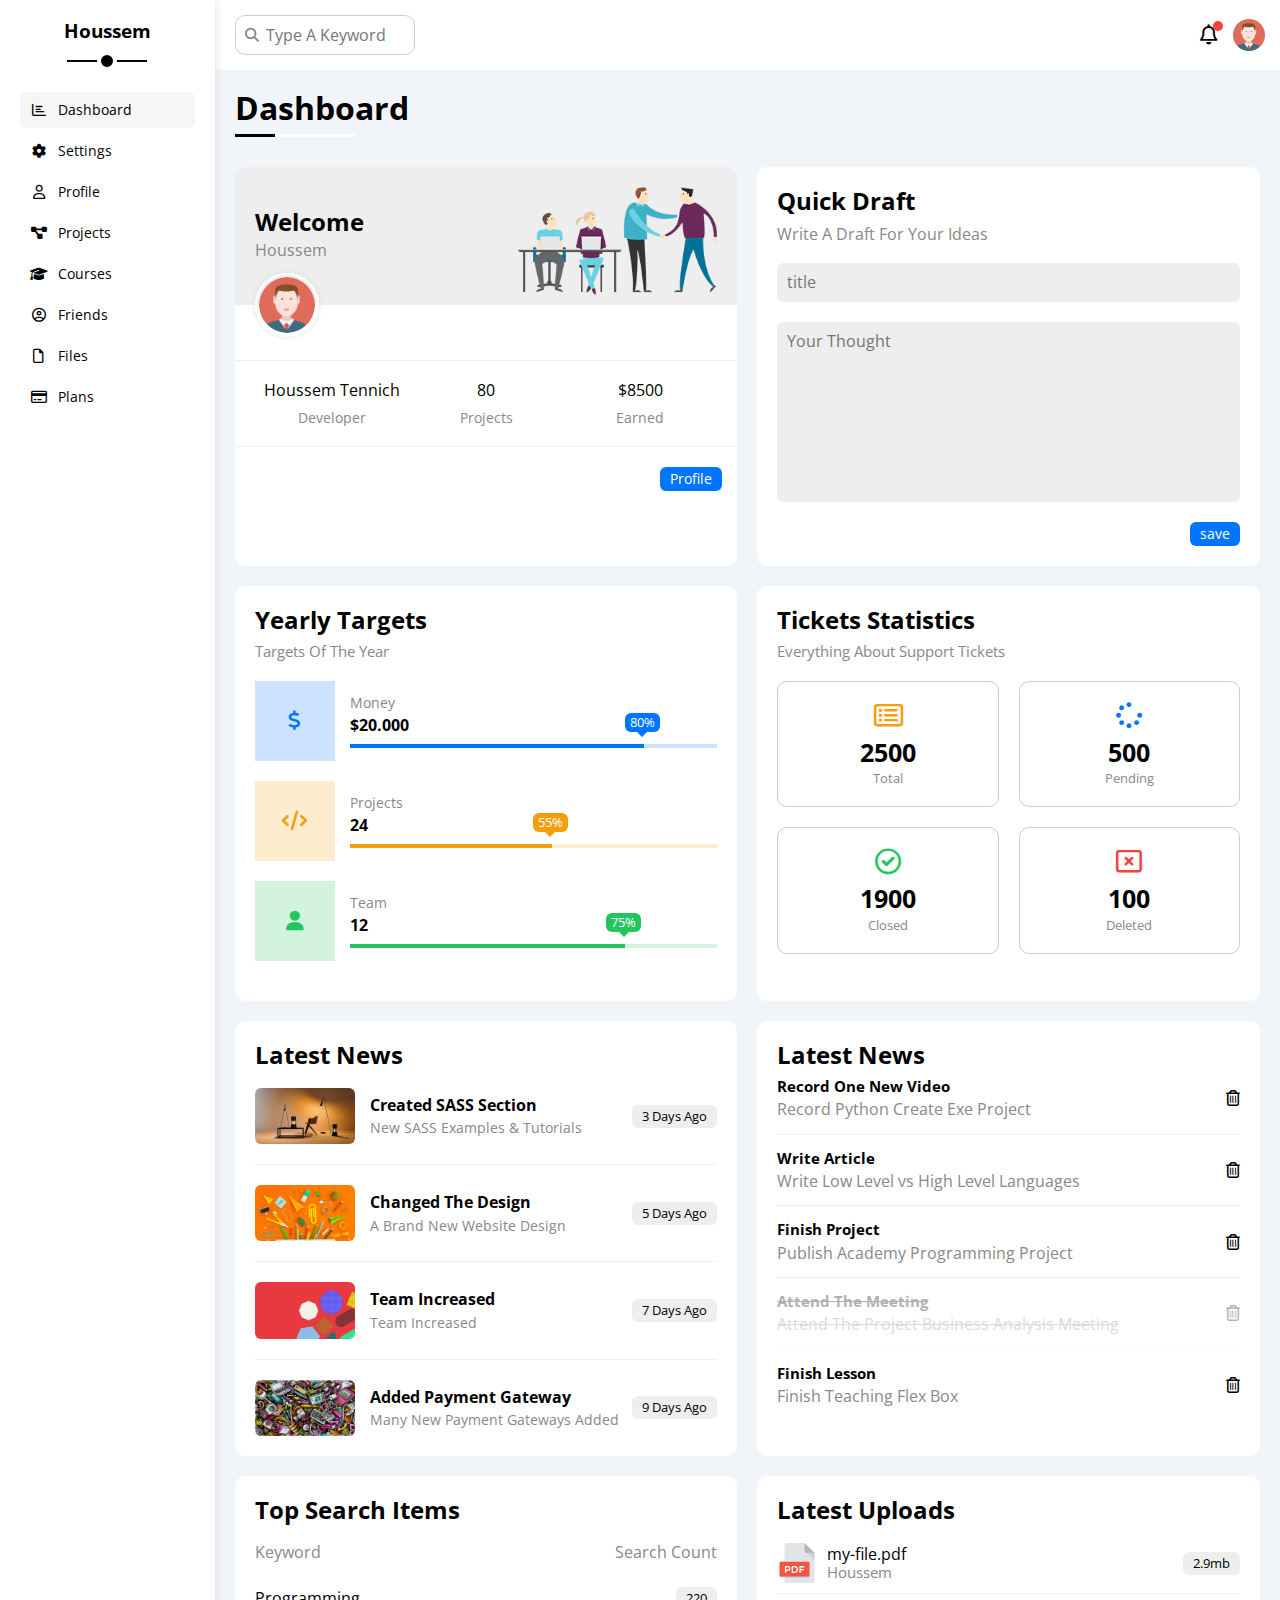
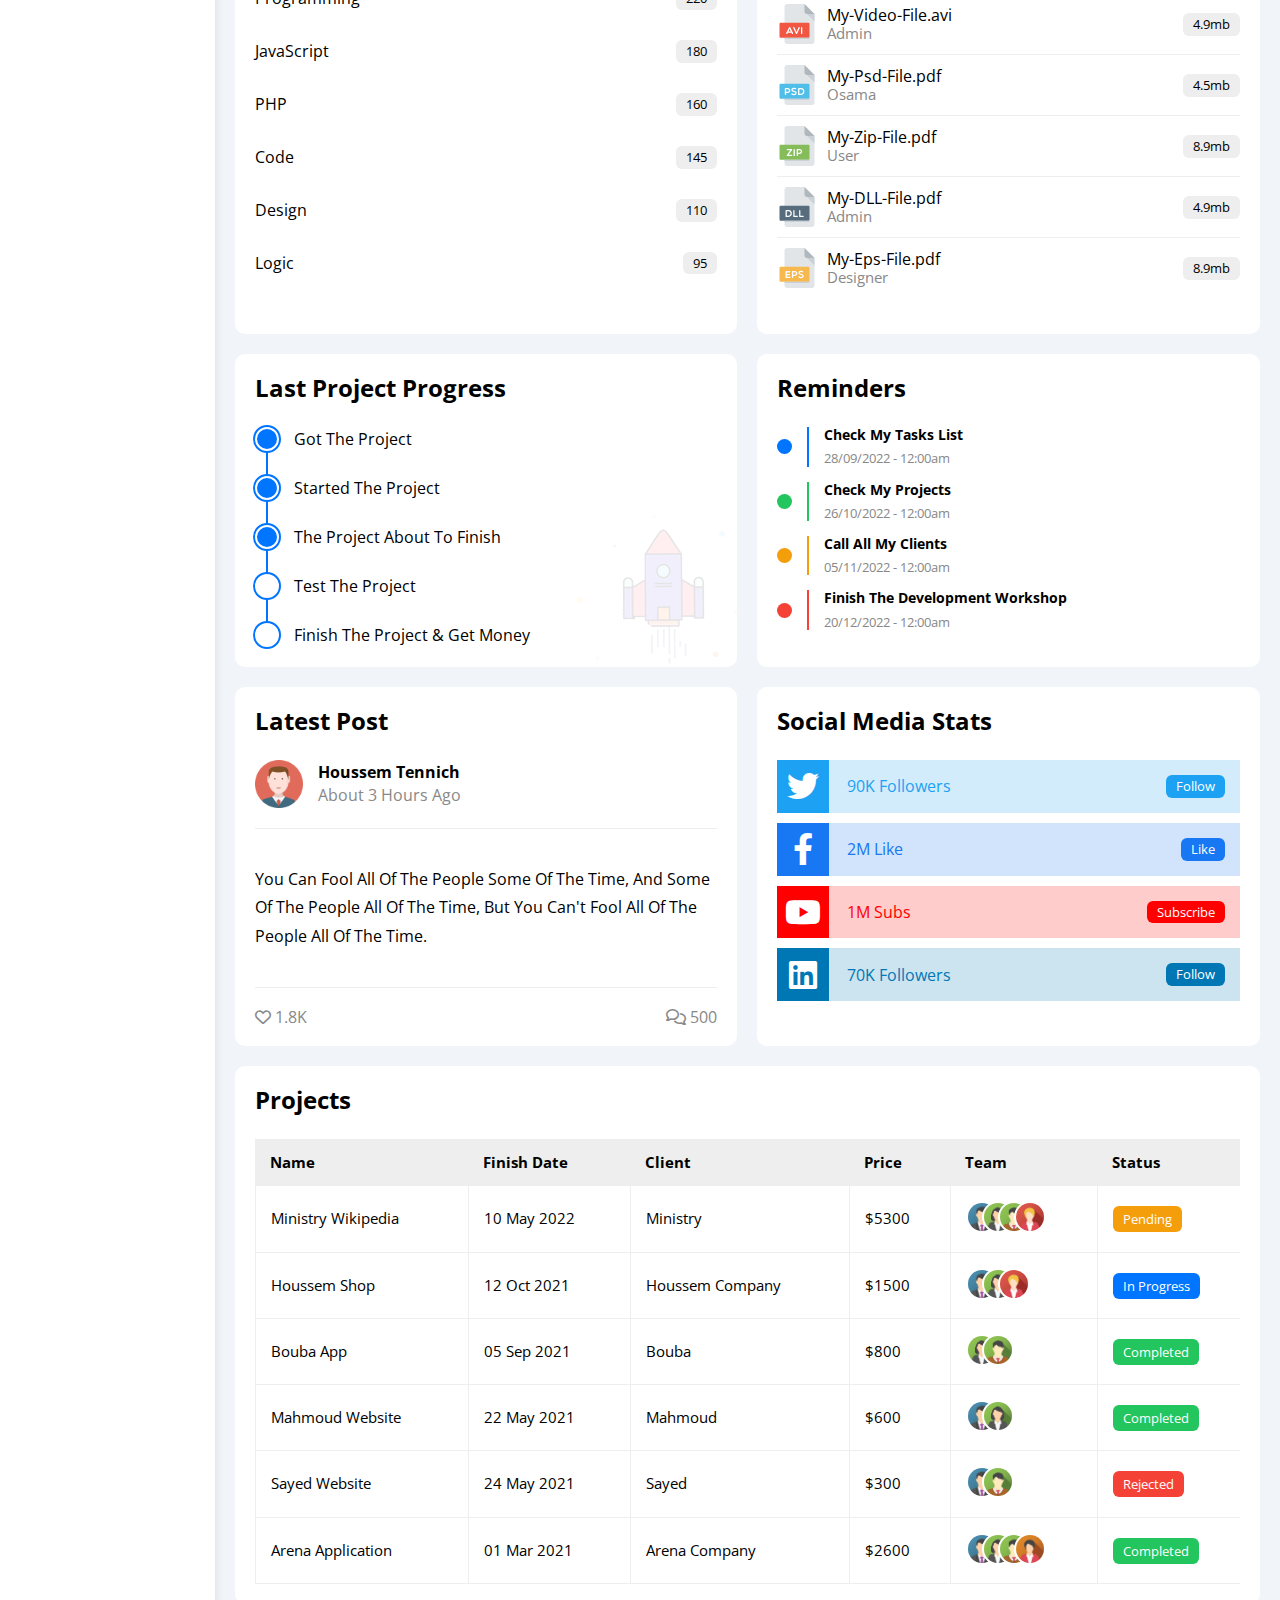
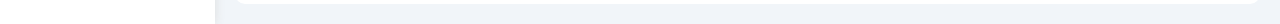
<file: index.html>
<!DOCTYPE html>
<html lang="en">

<head>
    <meta charset="UTF-8">
    <meta name="viewport" content="width=device-width, initial-scale=1.0">
    <title>Dashboard</title>
    <!-- Render All Elements Normally -->
    <link rel="stylesheet" href="css/normalize.css">
    <!-- Font Awesome Library -->
    <link rel="stylesheet" href="css/all.min.css">
    <!-- CSS Framework File -->
    <link rel="stylesheet" href="css/framework.css">
    <!-- Main Template CSS File  -->
    <link rel="stylesheet" href="css/houssem.css">
    <!-- Google Fonts -->
    <link rel="preconnect" href="https://fonts.googleapis.com" />
    <link rel="preconnect" href="https://fonts.gstatic.com" crossorigin />
    <link href="https://fonts.googleapis.com/css2?family=Open+Sans:wght@300;500&display=swap" rel="stylesheet" />
</head>

<body>
    <!-- Start page -->
    <div class="page d-flex">
        <!-- Start Sidebar -->
        <div class="sidebar bg-white p-20 p-relative">
            <h3 class="p-relative txt-c mt-0">Houssem</h3>
            <ul>
                <li><a class="active d-flex align-center fs-14 c-black rad-6 p-10 mb-5" href="index.html">
                        <i class="fa-regular fa-chart-bar fa-fw fa-fw"></i>
                        <span class="fs-14 ml-10 hide-mobile">Dashboard</span>
                    </a>
                </li>
                <li><a class="d-flex align-center fs-14 c-black rad-6 p-10 mb-5" href="settings.html">
                        <i class="fa-solid fa-gear fa-fw"></i>
                        <span class="fs-14 ml-10 hide-mobile">Settings</span>
                    </a>
                </li>
                <li><a class="d-flex align-center fs-14 c-black rad-6 p-10 mb-5" href="profile.html">
                        <i class="fa-regular fa-user fa-fw"></i>
                        <span class="fs-14 ml-10 hide-mobile">Profile</span>
                    </a>
                </li>
                <li><a class="d-flex align-center fs-14 c-black rad-6 p-10 mb-5" href="projects.html">
                        <i class="fa-solid fa-diagram-project fa-fw"></i>
                        <span class="fs-14 ml-10 hide-mobile">Projects</span>
                    </a>
                </li>
                <li><a class="d-flex align-center fs-14 c-black rad-6 p-10 mb-5" href="courses.html">
                        <i class="fa-solid fa-graduation-cap fa-fw"></i>
                        <span class="fs-14 ml-10 hide-mobile">Courses</span>
                    </a>
                </li>
                <li><a class="d-flex align-center fs-14 c-black rad-6 p-10 mb-5" href="friends.html">
                        <i class="fa-regular fa-circle-user fa-fw"></i>
                        <span class="fs-14 ml-10 hide-mobile">Friends</span>
                    </a>
                </li>
                <li><a class="d-flex align-center fs-14 c-black rad-6 p-10 mb-5" href="files.html">
                        <i class="fa-regular fa-file fa-fw"></i>
                        <span class="fs-14 ml-10 hide-mobile">Files</span>
                    </a>
                </li>
                <li><a class="d-flex align-center fs-14 c-black rad-6 p-10 mb-5" href="plans.html">
                        <i class="fa-regular fa-credit-card fa-fw"></i>
                        <span class="fs-14 ml-10 hide-mobile">Plans</span>
                    </a>
                </li>
            </ul>
        </div>
        <!-- End Sidebar -->
        <!-- Start Content -->
        <div class="content w-full flow-hidden">
            <!-- Start Head -->
            <div class="head bg-white p-15 d-flex between-flex">
                <div class="search p-relative">
                    <input class="p-10 bord-1 rad-10" type="search" name="key" placeholder="Type A Keyword">
                </div>
                <div class="icons d-flex align-center">
                    <span class="notification p-relative">
                        <i class="fa-regular fa-bell fa-lg"></i>
                    </span>
                    <img src="imgs/avatar.png" alt="">
                </div>
            </div>
            <!-- End Head -->
            <h1 class="p-relative">Dashboard</h1>
            <div class="wrapper d-grid gap-20">
                <div class="welcome bg-white rad-10 txt-c-mobile block-mobile flow-hidden">
                    <div class="intro p-20 d-flex between-flex bg-eee">
                        <div>
                            <h2 class="m-0">Welcome</h2>
                            <p class="c-grey">Houssem</p>
                        </div>
                        <img class="hide-mobile" src="imgs/welcome.png" alt="">
                    </div>
                    <img src="imgs/avatar.png" alt="" class="avatar">
                    <div class="body txt-c d-flex p-20 mt-20 mb-20 block-mobile">
                        <div>
                            Houssem Tennich
                            <span class="d-block c-grey fs-14 mt-10">Developer</span>
                        </div>
                        <div>
                            80
                            <span class="d-block c-grey fs-14 mt-10">Projects</span>
                        </div>
                        <div>
                            $8500
                            <span class="d-block c-grey fs-14 mt-10">Earned</span>
                        </div>
                    </div>
                    <a href="profile.html" class="visit d-block fs-14 bg-blue c-white w-fit btn-shape">Profile</a>
                </div>
                <!-- Start Quick Draft Widget -->
                <div class="quick-draft  p-20 bg-white rad-10">
                    <h2 class="mt-0 mb-10">Quick Draft</h2>
                    <p class="mt-0 c-grey mb-20">Write A Draft For Your Ideas</p>
                    <form action="">
                        <input class="d-block p-10 mb-20 w-full bg-eee b-none rad-6 " type="text" name="title"
                            placeholder="title">
                        <textarea class="d-block p-10 mb-20 w-full bg-eee b-none rad-6 " name="text"
                            placeholder="Your Thought"></textarea>
                        <input class="save d-block fs-14 bg-blue c-white b-none w-fit  btn-shape" type="submit"
                            value="save">
                    </form>
                </div>
                <!-- End Quick Draft Widget -->
                <!-- Start Targets Widget-->
                <div class="targets p-20 bg-white rad-10 flow-hidden">
                    <h2 class="mt-0 mb-10">Yearly Targets</h2>
                    <p class="mt-0 c-grey mb-20 fs-15">Targets Of The Year</p>
                    <div class="target-row mb-20 blue d-flex align-center">
                        <div class="icon d-flex center-flex"><i class="fa-solid fa-dollar-sign fa-lg c-blue"></i></div>
                        <div class="details">
                            <span class="fs-14 c-grey">Money</span>
                            <span class="d-block mt-5 mb-10 fw-bold">$20.000</span>
                            <div class="progress p-relative">
                                <span style="width: 80%;" class="bg-blue blue">
                                    <span class="bg-blue">80%</span>
                                </span>
                            </div>
                        </div>
                    </div>
                    <div class="target-row mb-20 orange d-flex align-center">
                        <div class="icon d-flex center-flex"><i class="fa-solid fa-code fa-lg c-orange"></i></i>
                        </div>
                        <div class="details">
                            <span class="fs-14 c-grey">Projects</span>
                            <span class="d-block mt-5 mb-10 fw-bold">24</span>
                            <div class="progress p-relative">
                                <span style="width: 55%;" class="bg-orange orange">
                                    <span class="bg-orange">55%</span>
                                </span>
                            </div>
                        </div>
                    </div>
                    <div class="target-row mb-20 green d-flex align-center">
                        <div class="icon d-flex center-flex"><i class="fa-solid fa-user fa-lg c-green"></i></div>
                        <div class="details">
                            <span class="fs-14 c-grey">Team</span>
                            <span class="d-block mt-5 mb-10 fw-bold">12</span>
                            <div class="progress p-relative">
                                <span style="width: 75%;" class="bg-green green">
                                    <span class="bg-green">75%</span>
                                </span>
                            </div>
                        </div>
                    </div>
                </div>
                <!-- End Targets Widget-->
                <!-- Start Tickets -->
                <div class="tickets p-20 bg-white rad-10">
                    <h2 class="mt-0 mb-10">Tickets Statistics</h2>
                    <p class="mt-0 c-grey mb-20 fs-15">Everything About Support Tickets</p>
                    <div class="d-flex txt-c gap-20 f-wrap">
                        <div class="box p-20 rad-10 fs-13 c-grey bord-1">
                            <i class="fa-regular fa-rectangle-list fa-2x mb-10 c-orange"></i>
                            <span class="d-block c-black fw-bold fs-25 mb-5">2500</span>
                            Total
                        </div>
                        <div class="box p-20 rad-10 fs-13 c-grey bord-1">
                            <i class="fa-solid fa-spinner fa-2x mb-10 c-blue"></i>
                            <span class="d-block c-black fw-bold fs-25 mb-5">500</span>
                            Pending
                        </div>
                        <div class="box p-20 rad-10 fs-13 c-grey bord-1">
                            <i class="fa-regular fa-circle-check fa-2x mb-10 c-green"></i>
                            <span class="d-block c-black fw-bold fs-25 mb-5">1900</span>
                            Closed
                        </div>
                        <div class="box p-20 rad-10 fs-13 c-grey bord-1">
                            <i class="fa-regular fa-rectangle-xmark fa-2x mb-10 c-red"></i>
                            <span class="d-block c-black fw-bold fs-25 mb-5">100</span>
                            Deleted
                        </div>
                    </div>
                </div>
                <!-- End Tickets -->
                <!-- Start Latest News -->
                <div class="latest-news p-20 bg-white rad-10 txt-c-mobile">
                    <h2 class="mt-0 mb-20">Latest News</h2>
                    <div class="news-row d-flex align-center">
                        <img src="imgs/news-01.png" alt="" class="rad-6">
                        <div class="info">
                            <h3>Created SASS Section</h3>
                            <p class="m-0 fs-14 c-grey">New SASS Examples & Tutorials</p>
                        </div>
                        <span class="d-block btn-shape bg-eee fs-13">3 Days Ago</span>
                    </div>

                    <div class="news-row d-flex align-center">
                        <img src="imgs/news-02.png" alt="" class="rad-6">
                        <div class="info">
                            <h3>Changed The Design</h3>
                            <p class="m-0 fs-14 c-grey">A Brand New Website Design</p>
                        </div>
                        <span class="d-block btn-shape bg-eee fs-13">5 Days Ago</span>
                    </div>
                    <div class="news-row d-flex align-center">
                        <img src="imgs/news-03.png" alt="" class="rad-6">
                        <div class="info">
                            <h3>Team Increased</h3>
                            <p class="m-0 fs-14 c-grey">Team Increased</p>
                        </div>
                        <span class="d-block btn-shape bg-eee fs-13">7 Days Ago</span>
                    </div>
                    <div class="news-row d-flex align-center">
                        <img src="imgs/news-04.png" alt="" class="rad-6">
                        <div class="info">
                            <h3>Added Payment Gateway</h3>
                            <p class="m-0 fs-14 c-grey">Many New Payment Gateways Added</p>
                        </div>
                        <span class="d-block btn-shape bg-eee fs-13">9 Days Ago</span>
                    </div>
                </div>
                <!-- End Latest News -->
                <!-- Start Tasks -->
                <div class="tasks p-20 bg-white rad-10">
                    <h2 class="mt-0 mb-10">Latest News</h2>
                    <div class="task-row d-flex between-flex">
                        <div class="info">
                            <h3 class="mt-0 mb-5 fs-15">Record One New Video</h3>
                            <p class="m-0 c-grey">Record Python Create Exe Project</p>
                        </div>
                        <i class="fa-regular fa-trash-can delete"></i>
                    </div>
                    <div class="task-row d-flex between-flex">
                        <div class="info">
                            <h3 class="mt-0 mb-5 fs-15">Write Article</h3>
                            <p class="m-0 c-grey"> Write Low Level vs High Level Languages</p>
                        </div>
                        <i class="fa-regular fa-trash-can delete"></i>
                    </div>
                    <div class="task-row d-flex between-flex">
                        <div class="info">
                            <h3 class="mt-0 mb-5 fs-15">Finish Project</h3>
                            <p class="m-0 c-grey"> Publish Academy Programming Project</p>
                        </div>
                        <i class="fa-regular fa-trash-can delete"></i>
                    </div>
                    <div class="task-row d-flex between-flex done">
                        <div class="info">
                            <h3 class="mt-0 mb-5 fs-15">Attend The Meeting</h3>
                            <p class="m-0 c-grey">Attend The Project Business Analysis Meeting</p>
                        </div>
                        <i class="fa-regular fa-trash-can delete"></i>
                    </div>
                    <div class="task-row d-flex between-flex">
                        <div class="info">
                            <h3 class="mt-0 mb-5 fs-15">Finish Lesson</h3>
                            <p class="m-0 c-grey">Finish Teaching Flex Box</p>
                        </div>
                        <i class="fa-regular fa-trash-can delete"></i>
                    </div>
                </div>
                <!-- End Tasks -->
                <!-- Start Top Search Word Widget -->
                <div class="search-items p-20 bg-white rad-10">
                    <h2 class="mt-0 mb-20">Top Search Items</h2>
                    <div class="items-head d-flex between-flex c-grey mb-10">
                        <div>Keyword</div>
                        <span class="d-block">Search Count</span>
                    </div>
                    <div class="items d-flex between-flex pt-15 pb-15">
                        <span>Programming</span>
                        <span class="bg-eee fs-13 btn-shape">220</span>
                    </div>
                    <div class="items d-flex between-flex pt-15 pb-15">
                        <span>JavaScript</span>
                        <span class="bg-eee fs-13 btn-shape">180</span>
                    </div>
                    <div class="items d-flex between-flex pt-15 pb-15">
                        <span>PHP</span>
                        <span class="bg-eee fs-13 btn-shape">160</span>
                    </div>
                    <div class="items d-flex between-flex pt-15 pb-15">
                        <span>Code</span>
                        <span class="bg-eee fs-13 btn-shape">145</span>
                    </div>
                    <div class="items d-flex between-flex pt-15 pb-15">
                        <span>Design</span>
                        <span class="bg-eee fs-13 btn-shape">110</span>
                    </div>
                    <div class="items d-flex between-flex pt-15 pb-15">
                        <span>Logic</span>
                        <span class="bg-eee fs-13 btn-shape">95</span>
                    </div>
                </div>
                <!-- End Top Search Word Widget -->
                <!-- Start Latest Uploads -->
                <div class="latest-uploads p-20 bg-white rad-10">
                    <h2 class="mt-0 mb-20">Latest Uploads</h2>
                    <ul>
                        <li class="d-flex between-flex pb-10 mb-10">
                            <div class="d-flex align-center">
                                <img class="mr-10" src="imgs/pdf.svg" alt="">
                                <div>
                                    <span class="d-block">my-file.pdf</span>
                                    <span class="fs-15 c-grey">Houssem</span>
                                </div>
                            </div>
                            <div class="bg-eee btn-shape fs-13">2.9mb</div>
                        </li>
                        <li class="d-flex between-flex pb-10 mb-10">
                            <div class="d-flex align-center">
                                <img class="mr-10" src="imgs/avi.svg" alt="">
                                <div>
                                    <span class="d-block">My-Video-File.avi</span>
                                    <span class="fs-15 c-grey">Admin</span>
                                </div>
                            </div>
                            <div class="bg-eee btn-shape fs-13">4.9mb</div>
                        </li>
                        <li class="d-flex between-flex pb-10 mb-10">
                            <div class="d-flex align-center">
                                <img class="mr-10" src="imgs/psd.svg" alt="">
                                <div>
                                    <span class="d-block">My-Psd-File.pdf</span>
                                    <span class="fs-15 c-grey">Osama</span>
                                </div>
                            </div>
                            <div class="bg-eee btn-shape fs-13">4.5mb</div>
                        </li>
                        <li class="d-flex between-flex pb-10 mb-10">
                            <div class="d-flex align-center">
                                <img class="mr-10" src="imgs/zip.svg" alt="">
                                <div>
                                    <span class="d-block">My-Zip-File.pdf</span>
                                    <span class="fs-15 c-grey">User</span>
                                </div>
                            </div>
                            <div class="bg-eee btn-shape fs-13">8.9mb</div>
                        </li>
                        <li class="d-flex between-flex pb-10 mb-10">
                            <div class="d-flex align-center">
                                <img class="mr-10" src="imgs/dll.svg" alt="">
                                <div>
                                    <span class="d-block">My-DLL-File.pdf</span>
                                    <span class="fs-15 c-grey">Admin</span>
                                </div>
                            </div>
                            <div class="bg-eee btn-shape fs-13">4.9mb</div>
                        </li>
                        <li class="d-flex between-flex pb-10 mb-10">
                            <div class="d-flex align-center">
                                <img class="mr-10" src="imgs/eps.svg" alt="">
                                <div>
                                    <span class="d-block">My-Eps-File.pdf</span>
                                    <span class="fs-15 c-grey">Designer</span>
                                </div>
                            </div>
                            <div class="bg-eee btn-shape fs-13">8.9mb</div>
                        </li>
                    </ul>
                </div>
                <!-- End Latest Uploads -->
                <!-- Start Last Project Progress Widget -->
                <div class="last-project bg-white p-20 rad-10 p-relative">
                    <h2 class="mt-0 mb-20">Last Project Progress</h2>
                    <ul class="m-0 p-relative">
                        <li class="mt-25 d-flex align-center done">Got The Project</li>
                        <li class="mt-25 d-flex align-center done">Started The Project</li>
                        <li class="mt-25 d-flex align-center done">The Project About To Finish</li>
                        <li class="mt-25 d-flex align-center current">Test The Project</li>
                        <li class="mt-25 d-flex align-center">Finish The Project & Get Money</li>
                    </ul>
                    <img class="lunch-icon hide-mobile" src="imgs/project.png" alt="">
                </div>
                <!-- End Last Project Progress Widget-->
                <!-- Start Reminders Widget -->
                <div class="reminders p-20 bg-white rad-10 p-relative">
                    <h2 class="mt-0 mb-25">Reminders</h2>
                    <ul>
                        <li class="d-flex align-center mt-15">
                            <span class="key bg-blue mr-15 d-block rad-half"></span>
                            <div class="pl-15 blue">
                                <p class="fs-14 fw-bold mt-0 mb-5">Check My Tasks List</p>
                                <span class="fs-13 c-grey">28/09/2022 - 12:00am</span>
                            </div>
                        </li>
                        <li class="d-flex align-center mt-15">
                            <span class="key bg-green mr-15 d-block rad-half"></span>
                            <div class="pl-15 green">
                                <p class="fs-14 fw-bold mt-0 mb-5">Check My Projects</p>
                                <span class="fs-13 c-grey">26/10/2022 - 12:00am</span>
                            </div>
                        </li>
                        <li class="d-flex align-center mt-15">
                            <span class="key bg-orange mr-15 d-block rad-half"></span>
                            <div class="pl-15 orange">
                                <p class="fs-14 fw-bold mt-0 mb-5">Call All My Clients</p>
                                <span class="fs-13 c-grey">05/11/2022 - 12:00am</span>
                            </div>
                        </li>
                        <li class="d-flex align-center mt-15">
                            <span class="key bg-red mr-15 d-block rad-half"></span>
                            <div class="pl-15 red">
                                <p class="fs-14 fw-bold mt-0 mb-5">Finish The Development Workshop</p>
                                <span class="fs-13 c-grey">20/12/2022 - 12:00am</span>
                            </div>
                        </li>
                    </ul>
                </div>
                <!-- End Reminders Widget -->
                <!-- Start Latest Post Widget -->
                <div class="latest-post p-20 bg-white rad-10">
                    <h2 class="mt-0 mb-25">Latest Post</h2>
                    <div class="top d-flex align-center">
                        <img class="avatar mr-15" src="imgs/avatar.png" alt="">
                        <div class="info">
                            <span class="d-block mb-5 fw-bold">Houssem Tennich</span>
                            <span class="c-grey">About 3 Hours Ago</span>
                        </div>
                    </div>
                    <div class="post-content txt-c-mobile pt-20 pb-20 mt-20 mb-20">
                        <p>You Can Fool All Of The People Some Of The Time, And Some Of The People All Of The Time, But
                            You Can't Fool All Of The People All Of The Time.</p>
                    </div>
                    <div class="post-stats d-flex between-flex c-grey">
                        <div>
                            <i class="fa-regular fa-heart"></i>
                            <span>1.8K</span>
                        </div>
                        <div>
                            <i class="fa-regular fa-comments"></i>
                            <span>500</span>
                        </div>
                    </div>
                </div>
                <!-- End Latest Post Widget -->
                <!-- Start Social Media Stats Widget -->
                <div class="social-media p-20 bg-white rad-10 p-relative">
                    <h2 class="mt-0 mb-25">Social Media Stats</h2>
                    <div class="box twitter p-15 p-relative mb-10 d-flex between-flex">
                        <i class="fa-brands fa-twitter fa-2x c-white h-full d-flex center-flex"></i>
                        <span>90K Followers</span>
                        <a class="fs-13 c-white btn-shape" href="#">Follow</a>
                    </div>
                    <div class="box facebook p-15 p-relative mb-10 d-flex between-flex">
                        <i class="fa-brands fa-facebook-f fa-2x c-white h-full d-flex center-flex"></i>
                        <span>2M Like</span>
                        <a class="fs-13 c-white btn-shape" href="#">Like</a>
                    </div>
                    <div class="box youtube p-15 p-relative mb-10 d-flex between-flex">
                        <i class="fa-brands fa-youtube fa-2x c-white h-full d-flex center-flex"></i>
                        <span>1M Subs</span>
                        <a class="fs-13 c-white btn-shape" href="#">Subscribe</a>
                    </div>
                    <div class="box linkedin p-15 p-relative mb-10 d-flex between-flex">
                        <i class="fa-brands fa-linkedin fa-2x c-white h-full d-flex center-flex"></i>
                        <span>70K Followers</span>
                        <a class="fs-13 c-white btn-shape" href="#">Follow</a>
                    </div>
                </div>
                <!-- End Social Media Stats Widget -->

            </div>
            <!-- Start Project Table -->
            <div class="projects p-20 bg-white rad-10 m-20">
                <h2 class="mt-0 mb-25">Projects</h2>
                <div class="responsive-table">
                    <table class="fs-15 w-full">
                        <thead>
                            <tr>
                                <th>Name</th>
                                <th>Finish Date </th>
                                <th>Client</th>
                                <th>Price</th>
                                <th>Team</th>
                                <th>Status</th>
                            </tr>
                        </thead>
                        <tbody>
                            <tr>
                                <td> Ministry Wikipedia</td>
                                <td>10 May 2022 </td>
                                <td>Ministry</td>
                                <td>$5300</td>
                                <td>
                                    <img src="imgs/team-01.png" alt="">
                                    <img src="imgs/team-02.png" alt="">
                                    <img src="imgs/team-03.png" alt="">
                                    <img src="imgs/team-05.png" alt="">
                                </td>
                                <td>
                                    <span class="label bg-orange c-white btn-shape">Pending</span>
                                </td>
                            </tr>
                            <tr>
                                <td>Houssem Shop</td>
                                <td>12 Oct 2021</td>
                                <td>Houssem Company</td>
                                <td>$1500</td>
                                <td>
                                    <img src="imgs/team-01.png" alt="">
                                    <img src="imgs/team-02.png" alt="">
                                    <img src="imgs/team-05.png" alt="">
                                </td>
                                <td><span class="label bg-blue c-white btn-shape">In Progress</span></td>
                            </tr>
                            <tr>
                                <td>Bouba App</td>
                                <td>05 Sep 2021</td>
                                <td>Bouba</td>
                                <td>$800</td>
                                <td>
                                    <img src="imgs/team-02.png" alt="">
                                    <img src="imgs/team-03.png" alt="">
                                </td>
                                <td><span class="label bg-green c-white btn-shape">Completed</span></td>
                            </tr>
                            <tr>
                                <td>Mahmoud Website</td>
                                <td>22 May 2021</td>
                                <td>Mahmoud</td>
                                <td>$600</td>
                                <td>
                                    <img src="imgs/team-01.png" alt="">
                                    <img src="imgs/team-02.png" alt="">
                                </td>
                                <td><span class="label bg-green c-white btn-shape">Completed</span></td>
                            </tr>
                            <tr>
                                <td>Sayed Website</td>
                                <td>24 May 2021</td>
                                <td>Sayed</td>
                                <td>$300</td>
                                <td>
                                    <img src="imgs/team-01.png" alt="">
                                    <img src="imgs/team-03.png" alt="">
                                </td>
                                <td><span class="label bg-red c-white btn-shape">Rejected</span></td>
                            </tr>
                            <tr>
                                <td>Arena Application</td>
                                <td>01 Mar 2021</td>
                                <td>Arena Company</td>
                                <td>$2600</td>
                                <td>
                                    <img src="imgs/team-01.png" alt="">
                                    <img src="imgs/team-02.png" alt="">
                                    <img src="imgs/team-03.png" alt="">
                                    <img src="imgs/team-04.png" alt="">
                                </td>
                                <td><span class="label bg-green c-white btn-shape">Completed</span></td>
                            </tr>
                        </tbody>
                    </table>
                </div>
            </div>
            <!-- End Project Table -->
        </div>
        <!-- End Content -->

    </div>
    <!-- End Page -->
</body>

</html>
</file>
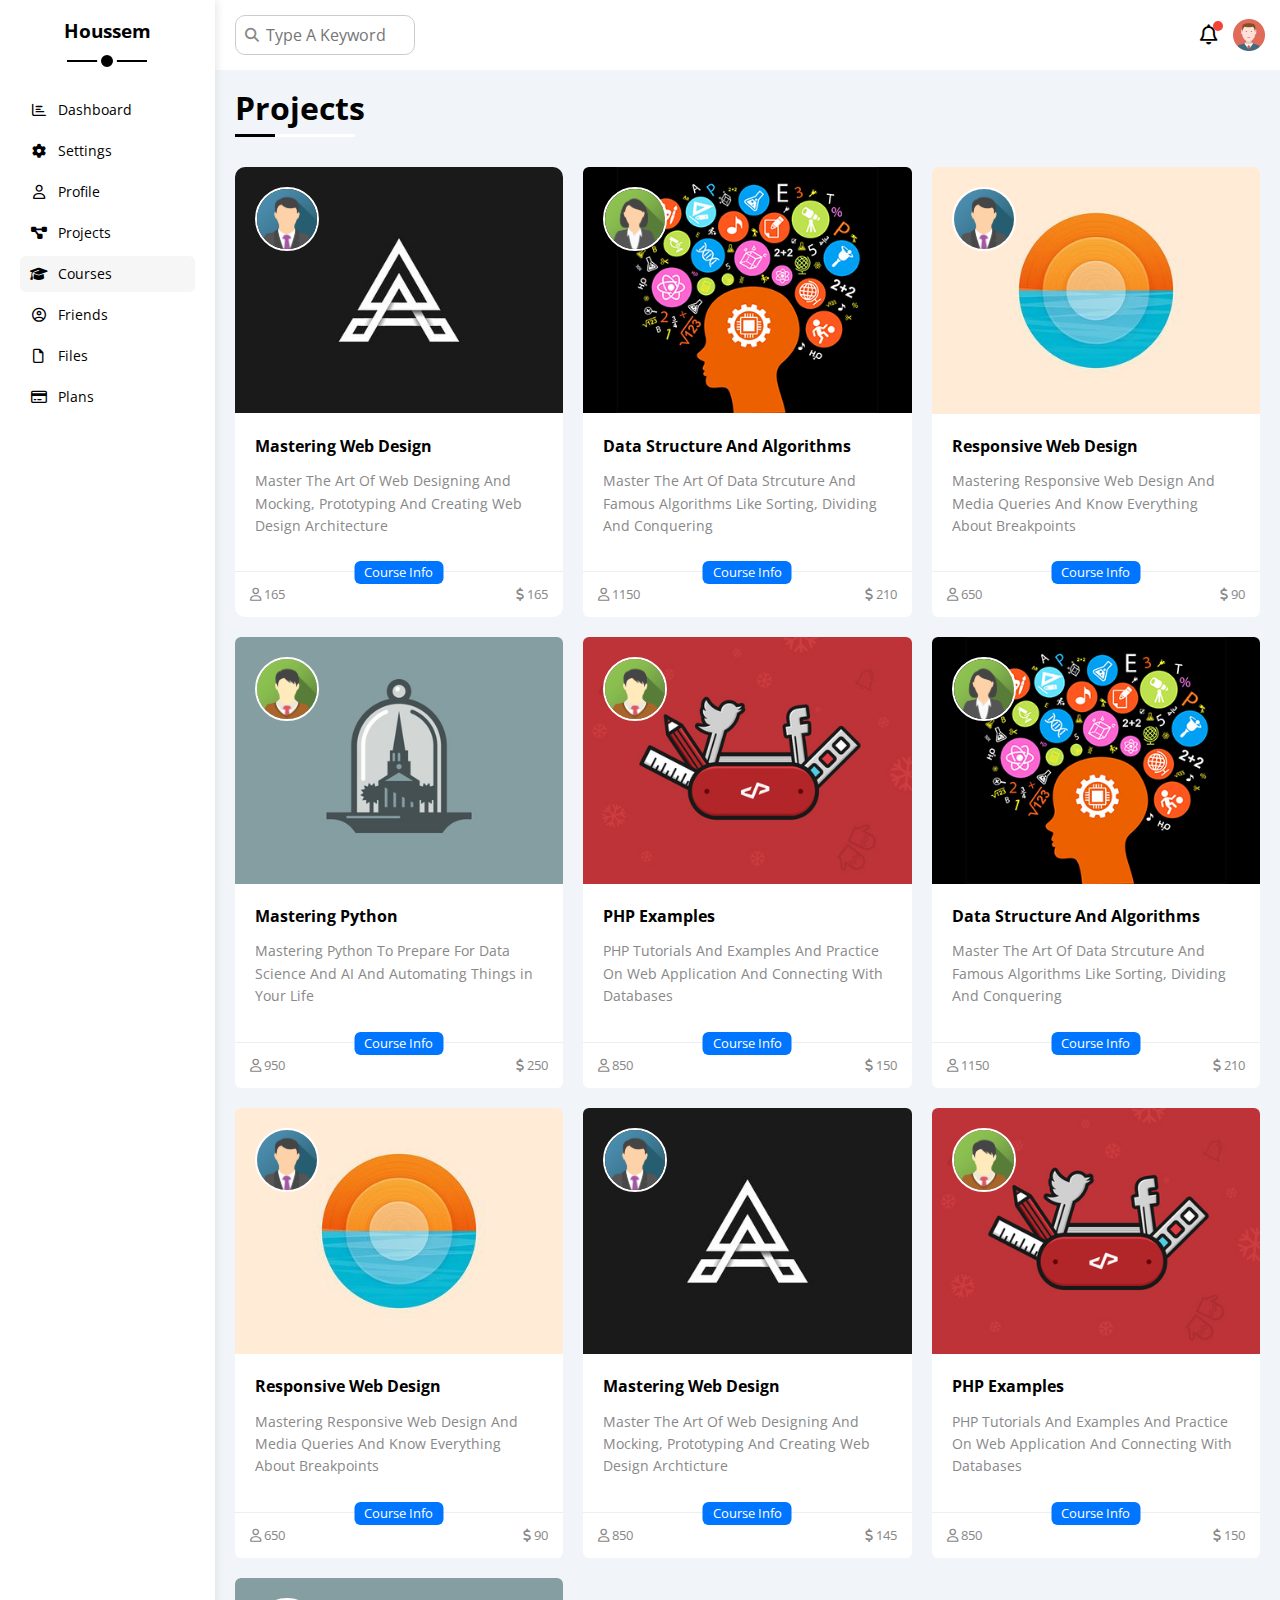
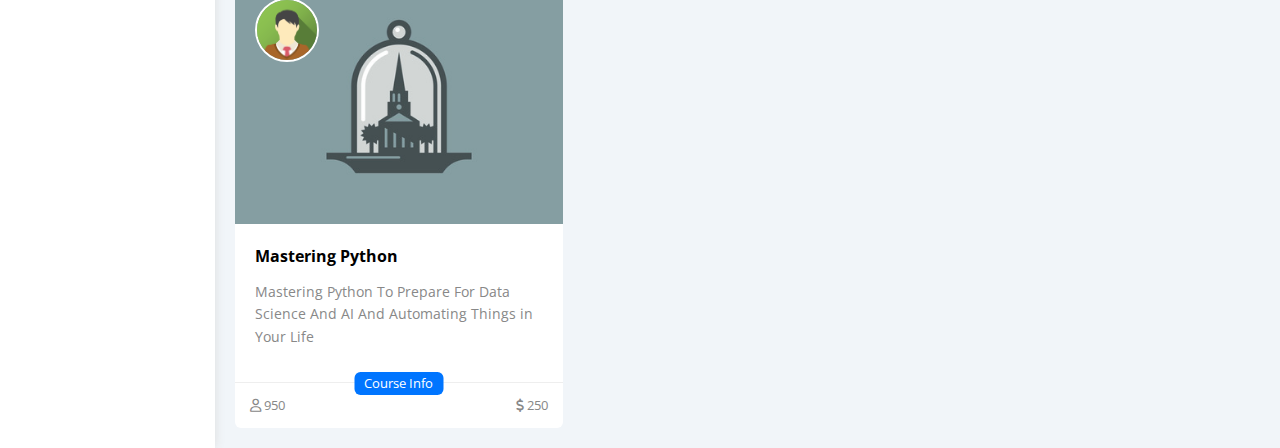
<file: courses.html>
<!DOCTYPE html>
<html lang="en">
  <head>
    <meta charset="UTF-8" />
    <meta name="viewport" content="width=device-width, initial-scale=1.0" />
    <title>Courses</title>
    <!-- Render All Elements Normally -->
    <link rel="stylesheet" href="css/normalize.css" />
    <!-- Font Awesome Library -->
    <link rel="stylesheet" href="css/all.min.css" />
    <!-- CSS Framework File -->
    <link rel="stylesheet" href="css/framework.css" />
    <!-- Main Template CSS File  -->
    <link rel="stylesheet" href="css/houssem.css" />
    <!-- Google Fonts -->
    <link rel="preconnect" href="https://fonts.googleapis.com" />
    <link rel="preconnect" href="https://fonts.gstatic.com" crossorigin />
    <link
      href="https://fonts.googleapis.com/css2?family=Open+Sans:wght@300;500&display=swap"
      rel="stylesheet"
    />
  </head>

  <body>
    <!-- Start page -->
    <div class="page d-flex">
      <!-- Start Sidebar -->
      <div class="sidebar bg-white p-20 p-relative">
        <h3 class="p-relative txt-c mt-0">Houssem</h3>
        <ul>
          <li>
            <a
              class="d-flex align-center fs-14 c-black rad-6 p-10 mb-5"
              href="index.html"
            >
              <i class="fa-regular fa-chart-bar fa-fw fa-fw"></i>
              <span class="fs-14 ml-10 hide-mobile">Dashboard</span>
            </a>
          </li>
          <li>
            <a
              class="d-flex align-center fs-14 c-black rad-6 p-10 mb-5"
              href="settings.html"
            >
              <i class="fa-solid fa-gear fa-fw"></i>
              <span class="fs-14 ml-10 hide-mobile">Settings</span>
            </a>
          </li>
          <li>
            <a
              class="d-flex align-center fs-14 c-black rad-6 p-10 mb-5"
              href="profile.html"
            >
              <i class="fa-regular fa-user fa-fw"></i>
              <span class="fs-14 ml-10 hide-mobile">Profile</span>
            </a>
          </li>
          <li>
            <a
              class="d-flex align-center fs-14 c-black rad-6 p-10 mb-5"
              href="projects.html"
            >
              <i class="fa-solid fa-diagram-project fa-fw"></i>
              <span class="fs-14 ml-10 hide-mobile">Projects</span>
            </a>
          </li>
          <li>
            <a
              class="active d-flex align-center fs-14 c-black rad-6 p-10 mb-5"
              href="courses.html"
            >
              <i class="fa-solid fa-graduation-cap fa-fw"></i>
              <span class="fs-14 ml-10 hide-mobile">Courses</span>
            </a>
          </li>
          <li>
            <a
              class="d-flex align-center fs-14 c-black rad-6 p-10 mb-5"
              href="friends.html"
            >
              <i class="fa-regular fa-circle-user fa-fw"></i>
              <span class="fs-14 ml-10 hide-mobile">Friends</span>
            </a>
          </li>
          <li>
            <a
              class="d-flex align-center fs-14 c-black rad-6 p-10 mb-5"
              href="files.html"
            >
              <i class="fa-regular fa-file fa-fw"></i>
              <span class="fs-14 ml-10 hide-mobile">Files</span>
            </a>
          </li>
          <li>
            <a
              class="d-flex align-center fs-14 c-black rad-6 p-10 mb-5"
              href="plans.html"
            >
              <i class="fa-regular fa-credit-card fa-fw"></i>
              <span class="fs-14 ml-10 hide-mobile">Plans</span>
            </a>
          </li>
        </ul>
      </div>
      <!-- End Sidebar -->
      <!-- Start Content -->
      <div class="content w-full flow-hidden">
        <!-- Start Head -->
        <div class="head bg-white p-15 d-flex between-flex">
          <div class="search p-relative">
            <input
              class="p-10 bord-1 rad-10"
              type="search"
              name="key"
              placeholder="Type A Keyword"
            />
          </div>
          <div class="icons d-flex align-center">
            <span class="notification p-relative">
              <i class="fa-regular fa-bell fa-lg"></i>
            </span>
            <img src="imgs/avatar.png" alt="" />
          </div>
        </div>
        <!-- End Head -->
        <h1 class="p-relative">Projects</h1>
        <div class="courses-page d-grid m-20 gap-20">
          <div class="course bg-white rad-10 p-relative">
            <img class="cover" src="imgs/course-01.jpg" alt="" />
            <img class="instructor" src="imgs/team-01.png" alt="" />
            <div class="p-20">
              <h4 class="m-0">Mastering Web Design</h4>
              <p class="description c-grey mt-15 fs-14">
                Master The Art Of Web Designing And Mocking, Prototyping And
                Creating Web Design Architecture
              </p>
            </div>
            <div class="info p-15 p-relative d-flex between-flex fs-13">
              <span class="title bg-blue c-white btn-shape">Course Info</span>
              <span class="c-grey">
                <i class="fa-regular fa-user"></i>
                165
              </span>
              <span class="c-grey">
                <i class="fa-solid fa-dollar-sign"></i>
                165
              </span>
            </div>
          </div>
          <div class="course bg-white rad-6 p-relative">
            <img class="cover" src="imgs/course-02.jpg" alt="" />
            <img class="instructor" src="imgs/team-02.png" alt="" />
            <div class="p-20">
              <h4 class="m-0">Data Structure And Algorithms</h4>
              <p class="description c-grey mt-15 fs-14">
                Master The Art Of Data Strcuture And Famous Algorithms Like
                Sorting, Dividing And Conquering
              </p>
            </div>
            <div class="info p-15 p-relative d-flex between-flex fs-13">
              <span class="title bg-blue c-white btn-shape">Course Info</span>
              <span class="c-grey">
                <i class="fa-regular fa-user"></i> 1150</span
              >
              <span class="c-grey"
                ><i class="fa-solid fa-dollar-sign"></i> 210</span
              >
            </div>
          </div>
          <div class="course bg-white rad-6 p-relative">
            <img class="cover" src="imgs/course-03.jpg" alt="" />
            <img class="instructor" src="imgs/team-01.png" alt="" />
            <div class="p-20">
              <h4 class="m-0">Responsive Web Design</h4>
              <p class="description c-grey mt-15 fs-14">
                Mastering Responsive Web Design And Media Queries And Know
                Everything About Breakpoints
              </p>
            </div>
            <div class="info p-15 p-relative d-flex between-flex fs-13">
              <span class="title bg-blue c-white btn-shape">Course Info</span>
              <span class="c-grey">
                <i class="fa-regular fa-user"></i> 650</span
              >
              <span class="c-grey"
                ><i class="fa-solid fa-dollar-sign"></i> 90</span
              >
            </div>
          </div>
          <div class="course bg-white rad-6 p-relative">
            <img class="cover" src="imgs/course-04.jpg" alt="" />
            <img class="instructor" src="imgs/team-03.png" alt="" />
            <div class="p-20">
              <h4 class="m-0">Mastering Python</h4>
              <p class="description c-grey mt-15 fs-14">
                Mastering Python To Prepare For Data Science And AI And
                Automating Things in Your Life
              </p>
            </div>
            <div class="info p-15 p-relative d-flex between-flex fs-13">
              <span class="title bg-blue c-white btn-shape">Course Info</span>
              <span class="c-grey">
                <i class="fa-regular fa-user"></i> 950</span
              >
              <span class="c-grey"
                ><i class="fa-solid fa-dollar-sign"></i> 250</span
              >
            </div>
          </div>
          <div class="course bg-white rad-6 p-relative">
            <img class="cover" src="imgs/course-05.jpg" alt="" />
            <img class="instructor" src="imgs/team-03.png" alt="" />
            <div class="p-20">
              <h4 class="m-0">PHP Examples</h4>
              <p class="description c-grey mt-15 fs-14">
                PHP Tutorials And Examples And Practice On Web Application And
                Connecting With Databases
              </p>
            </div>
            <div class="info p-15 p-relative d-flex between-flex fs-13">
              <span class="title bg-blue c-white btn-shape">Course Info</span>
              <span class="c-grey">
                <i class="fa-regular fa-user"></i> 850</span
              >
              <span class="c-grey"
                ><i class="fa-solid fa-dollar-sign"></i> 150</span
              >
            </div>
          </div>
          <div class="course bg-white rad-6 p-relative">
            <img class="cover" src="imgs/course-02.jpg" alt="" />
            <img class="instructor" src="imgs/team-02.png" alt="" />
            <div class="p-20">
              <h4 class="m-0">Data Structure And Algorithms</h4>
              <p class="description c-grey mt-15 fs-14">
                Master The Art Of Data Strcuture And Famous Algorithms Like
                Sorting, Dividing And Conquering
              </p>
            </div>
            <div class="info p-15 p-relative d-flex between-flex fs-13">
              <span class="title bg-blue c-white btn-shape">Course Info</span>
              <span class="c-grey">
                <i class="fa-regular fa-user"></i> 1150</span
              >
              <span class="c-grey"
                ><i class="fa-solid fa-dollar-sign"></i> 210</span
              >
            </div>
          </div>
          <div class="course bg-white rad-6 p-relative">
            <img class="cover" src="imgs/course-03.jpg" alt="" />
            <img class="instructor" src="imgs/team-01.png" alt="" />
            <div class="p-20">
              <h4 class="m-0">Responsive Web Design</h4>
              <p class="description c-grey mt-15 fs-14">
                Mastering Responsive Web Design And Media Queries And Know
                Everything About Breakpoints
              </p>
            </div>
            <div class="info p-15 p-relative d-flex between-flex fs-13">
              <span class="title bg-blue c-white btn-shape">Course Info</span>
              <span class="c-grey">
                <i class="fa-regular fa-user"></i> 650</span
              >
              <span class="c-grey"
                ><i class="fa-solid fa-dollar-sign"></i> 90</span
              >
            </div>
          </div>
          <div class="course bg-white rad-6 p-relative">
            <img class="cover" src="imgs/course-01.jpg" alt="" />
            <img class="instructor" src="imgs/team-01.png" alt="" />
            <div class="p-20">
              <h4 class="m-0">Mastering Web Design</h4>
              <p class="description c-grey mt-15 fs-14">
                Master The Art Of Web Designing And Mocking, Prototyping And
                Creating Web Design Archticture
              </p>
            </div>
            <div class="info p-15 p-relative d-flex between-flex fs-13">
              <span class="title bg-blue c-white btn-shape">Course Info</span>
              <span class="c-grey">
                <i class="fa-regular fa-user"></i> 850</span
              >
              <span class="c-grey"
                ><i class="fa-solid fa-dollar-sign"></i> 145</span
              >
            </div>
          </div>
          <div class="course bg-white rad-6 p-relative">
            <img class="cover" src="imgs/course-05.jpg" alt="" />
            <img class="instructor" src="imgs/team-03.png" alt="" />
            <div class="p-20">
              <h4 class="m-0">PHP Examples</h4>
              <p class="description c-grey mt-15 fs-14">
                PHP Tutorials And Examples And Practice On Web Application And
                Connecting With Databases
              </p>
            </div>
            <div class="info p-15 p-relative d-flex between-flex fs-13">
              <span class="title bg-blue c-white btn-shape">Course Info</span>
              <span class="c-grey">
                <i class="fa-regular fa-user"></i> 850</span
              >
              <span class="c-grey"
                ><i class="fa-solid fa-dollar-sign"></i> 150</span
              >
            </div>
          </div>
          <div class="course bg-white rad-6 p-relative">
            <img class="cover" src="imgs/course-04.jpg" alt="" />
            <img class="instructor" src="imgs/team-03.png" alt="" />
            <div class="p-20">
              <h4 class="m-0">Mastering Python</h4>
              <p class="description c-grey mt-15 fs-14">
                Mastering Python To Prepare For Data Science And AI And
                Automating Things in Your Life
              </p>
            </div>
            <div class="info p-15 p-relative d-flex between-flex fs-13">
              <span class="title bg-blue c-white btn-shape">Course Info</span>
              <span class="c-grey">
                <i class="fa-regular fa-user"></i> 950</span
              >
              <span class="c-grey"
                ><i class="fa-solid fa-dollar-sign"></i> 250</span
              >
            </div>
          </div>
        </div>
      </div>
      <!-- End Content -->
    </div>
    <!-- End Page -->
  </body>
</html>
</file>
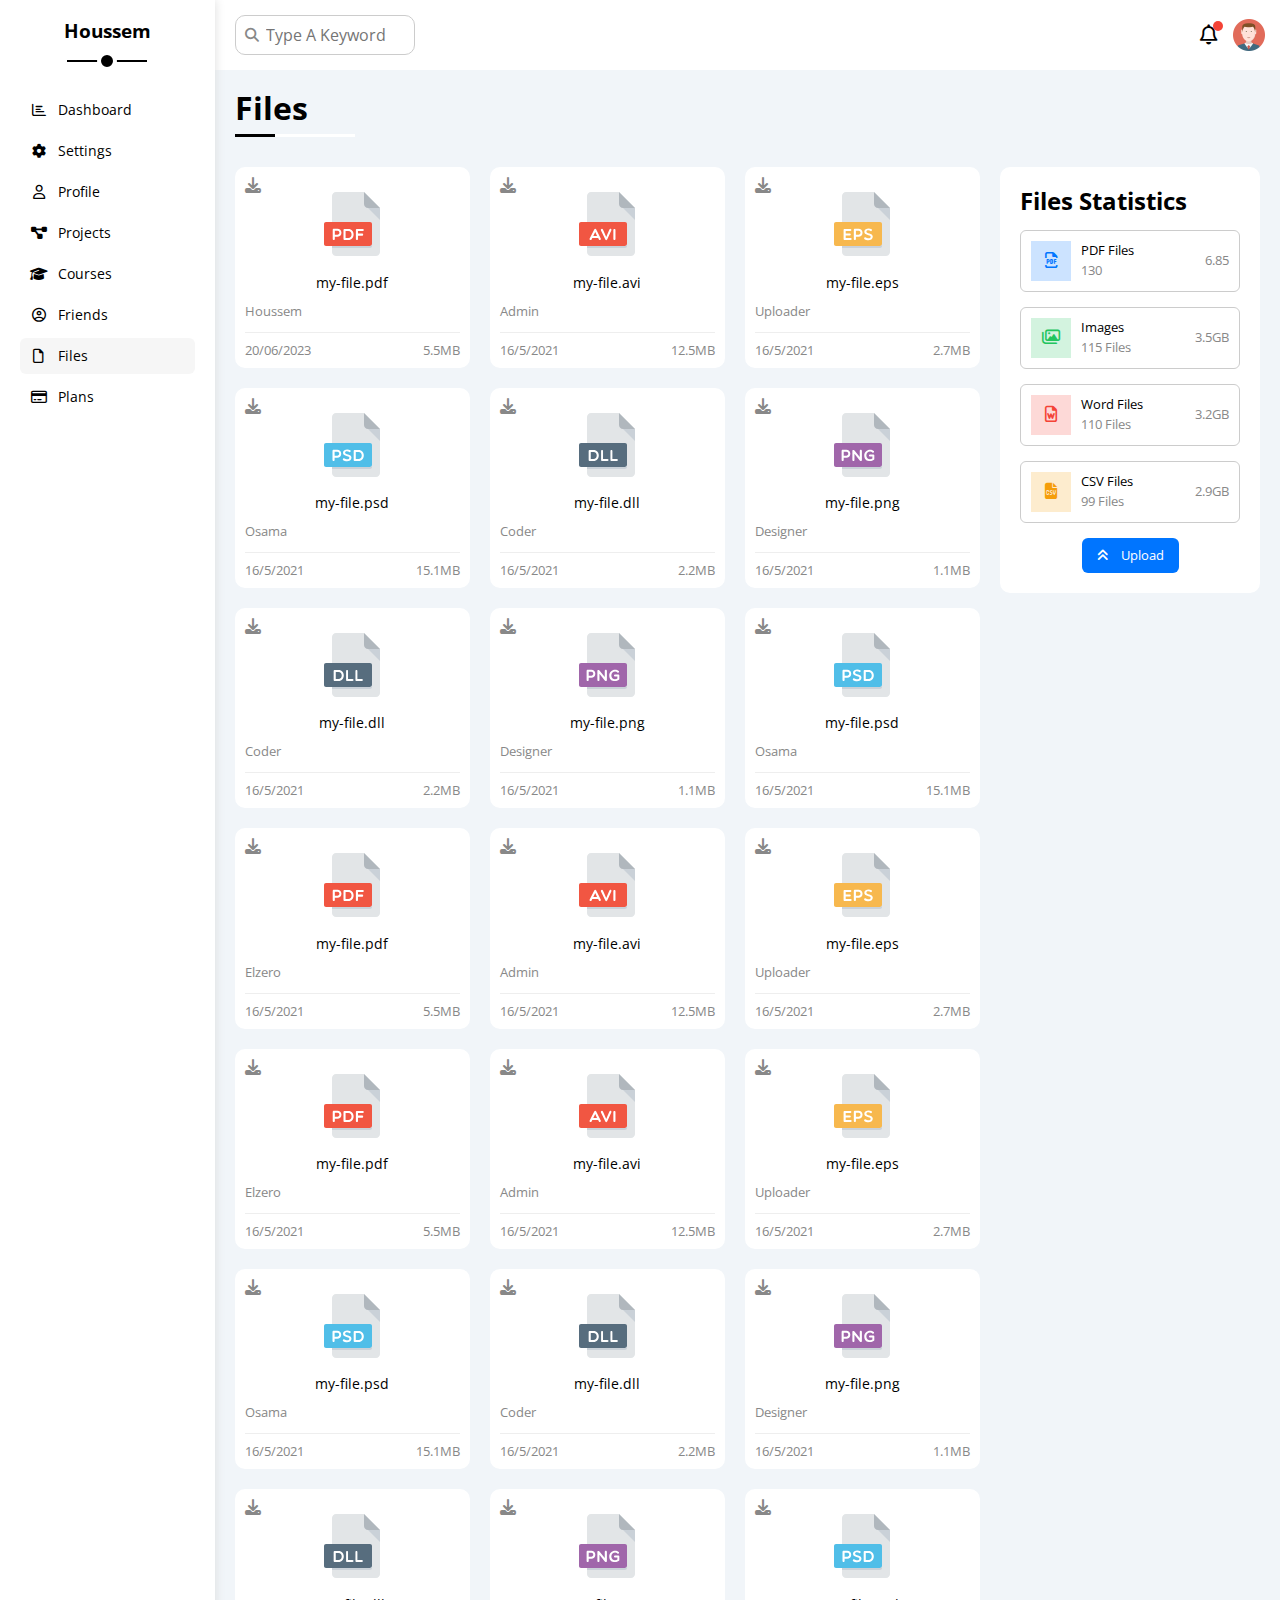
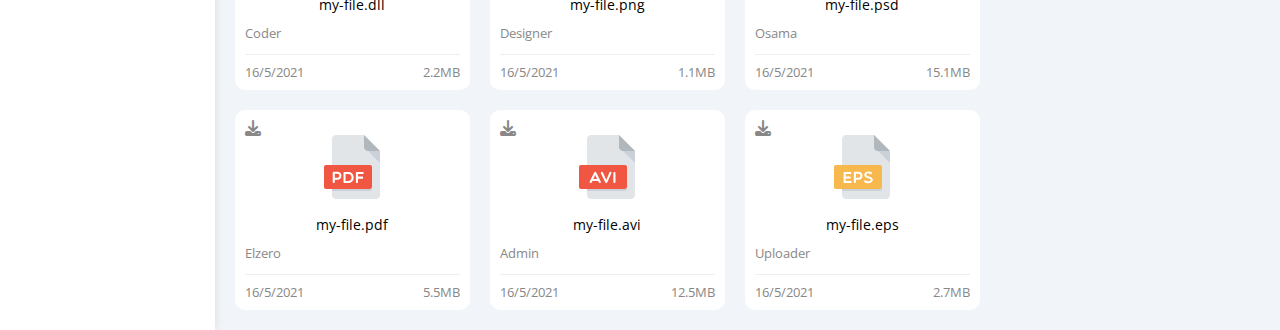
<file: files.html>
<!DOCTYPE html>
<html lang="en">
  <head>
    <meta charset="UTF-8" />
    <meta name="viewport" content="width=device-width, initial-scale=1.0" />
    <title>Files</title>
    <!-- Render All Elements Normally -->
    <link rel="stylesheet" href="css/normalize.css" />
    <!-- Font Awesome Library -->
    <link rel="stylesheet" href="css/all.min.css" />
    <!-- CSS Framework File -->
    <link rel="stylesheet" href="css/framework.css" />
    <!-- Main Template CSS File  -->
    <link rel="stylesheet" href="css/houssem.css" />
    <!-- Google Fonts -->
    <link rel="preconnect" href="https://fonts.googleapis.com" />
    <link rel="preconnect" href="https://fonts.gstatic.com" crossorigin />
    <link
      href="https://fonts.googleapis.com/css2?family=Open+Sans:wght@300;500&display=swap"
      rel="stylesheet"
    />
  </head>

  <body>
    <!-- Start page -->
    <div class="page d-flex">
      <!-- Start Sidebar -->
      <div class="sidebar bg-white p-20 p-relative">
        <h3 class="p-relative txt-c mt-0">Houssem</h3>
        <ul>
          <li>
            <a
              class="d-flex align-center fs-14 c-black rad-6 p-10 mb-5"
              href="index.html"
            >
              <i class="fa-regular fa-chart-bar fa-fw fa-fw"></i>
              <span class="fs-14 ml-10 hide-mobile">Dashboard</span>
            </a>
          </li>
          <li>
            <a
              class="d-flex align-center fs-14 c-black rad-6 p-10 mb-5"
              href="settings.html"
            >
              <i class="fa-solid fa-gear fa-fw"></i>
              <span class="fs-14 ml-10 hide-mobile">Settings</span>
            </a>
          </li>
          <li>
            <a
              class="d-flex align-center fs-14 c-black rad-6 p-10 mb-5"
              href="profile.html"
            >
              <i class="fa-regular fa-user fa-fw"></i>
              <span class="fs-14 ml-10 hide-mobile">Profile</span>
            </a>
          </li>
          <li>
            <a
              class="d-flex align-center fs-14 c-black rad-6 p-10 mb-5"
              href="projects.html"
            >
              <i class="fa-solid fa-diagram-project fa-fw"></i>
              <span class="fs-14 ml-10 hide-mobile">Projects</span>
            </a>
          </li>
          <li>
            <a
              class="d-flex align-center fs-14 c-black rad-6 p-10 mb-5"
              href="courses.html"
            >
              <i class="fa-solid fa-graduation-cap fa-fw"></i>
              <span class="fs-14 ml-10 hide-mobile">Courses</span>
            </a>
          </li>
          <li>
            <a
              class="d-flex align-center fs-14 c-black rad-6 p-10 mb-5"
              href="friends.html"
            >
              <i class="fa-regular fa-circle-user fa-fw"></i>
              <span class="fs-14 ml-10 hide-mobile">Friends</span>
            </a>
          </li>
          <li>
            <a
              class="active d-flex align-center fs-14 c-black rad-6 p-10 mb-5"
              href="files.html"
            >
              <i class="fa-regular fa-file fa-fw"></i>
              <span class="fs-14 ml-10 hide-mobile">Files</span>
            </a>
          </li>
          <li>
            <a
              class="d-flex align-center fs-14 c-black rad-6 p-10 mb-5"
              href="plans.html"
            >
              <i class="fa-regular fa-credit-card fa-fw"></i>
              <span class="fs-14 ml-10 hide-mobile">Plans</span>
            </a>
          </li>
        </ul>
      </div>
      <!-- End Sidebar -->
      <!-- Start Content -->
      <div class="content w-full flow-hidden">
        <!-- Start Head -->
        <div class="head bg-white p-15 d-flex between-flex">
          <div class="search p-relative">
            <input
              class="p-10 bord-1 rad-10"
              type="search"
              name="key"
              placeholder="Type A Keyword"
            />
          </div>
          <div class="icons d-flex align-center">
            <span class="notification p-relative">
              <i class="fa-regular fa-bell fa-lg"></i>
            </span>
            <img src="imgs/avatar.png" alt="" />
          </div>
        </div>
        <!-- End Head -->
        <h1 class="p-relative">Files</h1>
        <div class="files-page d-flex m-20 gap-20">
          <div class="files-stats p-20 bg-white rad-10">
            <h2 class="mt-0 mb-15 txt-c-mobile">Files Statistics</h2>
            <div class="d-flex  align-center bord-1 p-10 rad-6 mb-15 fs-13">
              <i
                class="fa-regular fa-file-pdf fa-lg blue d-flex center-flex c-blue icon"
              ></i>
              <div class="info">
                <span>PDF Files</span>
                <span class="c-grey d-block mt-5">130</span>
              </div>
              <div class="size c-grey">6.85</div>
            </div>
            <div class="d-flex align-center bord-1 p-10 rad-6 mb-15 fs-13">
                <i class="fa-regular fa-images fa-lg green d-flex center-flex c-green icon"></i>
                <div class="info">
                  <span>Images</span>
                  <span class="c-grey d-block mt-5">115 Files</span>
                </div>
                <div class="size c-grey">3.5GB</div>
              </div>
              <div class="d-flex align-center bord-1 p-10 rad-6 mb-15 fs-13">
                <i class="fa-regular fa-file-word fa-lg red d-flex center-flex c-red icon"></i>
                <div class="info">
                  <span>Word Files</span>
                  <span class="c-grey d-block mt-5">110 Files</span>
                </div>
                <div class="size c-grey">3.2GB</div>
              </div>
              <div class="d-flex align-center bord-1 p-10 rad-6 fs-13">
                <i class="fa-solid fa-file-csv fa-lg orange d-flex center-flex c-orange icon"></i>
                <div class="info">
                  <span>CSV Files</span>
                  <span class="c-grey d-block mt-5">99 Files</span>
                </div>
                <div class="size c-grey">2.9GB</div>
              </div>
              <a class="upload bg-blue c-white fs-13 rad-6  d-block w-fit" href="#">
                <i class="fa-solid fa-angles-up mr-10"></i>
                Upload
              </a>
            </div>
            <div class="files-content d-grid gap-20">
                <div class="file bg-white p-10 rad-10">
                    <i class="fa-solid fa-download c-grey p-absolute"></i>
                    <div class="icon txt-c">
                        <img class="mt-15 mb-15" src="imgs/pdf.svg" alt="">
                    </div>
                    <div class="txt-c mb-10 fs-14">
                        my-file.pdf
                    </div>
                    <p class="c-grey fs-13">Houssem</p>
                    <div class="info d-flex between-flex mt-10 pt-10 fs-13 c-grey">
                        <span>20/06/2023</span>
                        <span>5.5MB</span>
                    </div>
                </div>
                <div class="file bg-white p-10 rad-10">
                    <i class="fa-solid fa-download c-grey p-absolute"></i>
                    <div class="icon txt-c">
                      <img class="mt-15 mb-15" src="imgs/avi.svg" alt="" />
                    </div>
                    <div class="txt-c mb-10 fs-14">my-file.avi</div>
                    <p class="c-grey fs-13">Admin</p>
                    <div class="info d-flex between-flex mt-10 pt-10 fs-13 c-grey">
                      <span>16/5/2021</span>
                      <span>12.5MB</span>
                    </div>
                  </div>
                  <div class="file bg-white p-10 rad-10">
                    <i class="fa-solid fa-download c-grey p-absolute"></i>
                    <div class="icon txt-c">
                      <img class="mt-15 mb-15" src="imgs/eps.svg" alt="" />
                    </div>
                    <div class="txt-c mb-10 fs-14">my-file.eps</div>
                    <p class="c-grey fs-13">Uploader</p>
                    <div class="info d-flex between-flex mt-10 pt-10 fs-13 c-grey">
                      <span>16/5/2021</span>
                      <span>2.7MB</span>
                    </div>
                  </div>
                  <div class="file bg-white p-10 rad-10">
                    <i class="fa-solid fa-download c-grey p-absolute"></i>
                    <div class="icon txt-c">
                      <img class="mt-15 mb-15" src="imgs/psd.svg" alt="" />
                    </div>
                    <div class="txt-c mb-10 fs-14">my-file.psd</div>
                    <p class="c-grey fs-13">Osama</p>
                    <div class="info d-flex between-flex mt-10 pt-10 fs-13 c-grey">
                      <span>16/5/2021</span>
                      <span>15.1MB</span>
                    </div>
                  </div>
                  <div class="file bg-white p-10 rad-10">
                    <i class="fa-solid fa-download c-grey p-absolute"></i>
                    <div class="icon txt-c">
                      <img class="mt-15 mb-15" src="imgs/dll.svg" alt="" />
                    </div>
                    <div class="txt-c mb-10 fs-14">my-file.dll</div>
                    <p class="c-grey fs-13">Coder</p>
                    <div class="info d-flex between-flex mt-10 pt-10 fs-13 c-grey">
                      <span>16/5/2021</span>
                      <span>2.2MB</span>
                    </div>
                  </div>
                  <div class="file bg-white p-10 rad-10">
                    <i class="fa-solid fa-download c-grey p-absolute"></i>
                    <div class="icon txt-c">
                      <img class="mt-15 mb-15" src="imgs/png.svg" alt="" />
                    </div>
                    <div class="txt-c mb-10 fs-14">my-file.png</div>
                    <p class="c-grey fs-13">Designer</p>
                    <div class="info d-flex between-flex mt-10 pt-10 fs-13 c-grey">
                      <span>16/5/2021</span>
                      <span>1.1MB</span>
                    </div>
                  </div>
                  <div class="file bg-white p-10 rad-10">
                    <i class="fa-solid fa-download c-grey p-absolute"></i>
                    <div class="icon txt-c">
                      <img class="mt-15 mb-15" src="imgs/dll.svg" alt="" />
                    </div>
                    <div class="txt-c mb-10 fs-14">my-file.dll</div>
                    <p class="c-grey fs-13">Coder</p>
                    <div class="info d-flex between-flex mt-10 pt-10 fs-13 c-grey">
                      <span>16/5/2021</span>
                      <span>2.2MB</span>
                    </div>
                  </div>
                  <div class="file bg-white p-10 rad-10">
                    <i class="fa-solid fa-download c-grey p-absolute"></i>
                    <div class="icon txt-c">
                      <img class="mt-15 mb-15" src="imgs/png.svg" alt="" />
                    </div>
                    <div class="txt-c mb-10 fs-14">my-file.png</div>
                    <p class="c-grey fs-13">Designer</p>
                    <div class="info d-flex between-flex mt-10 pt-10 fs-13 c-grey">
                      <span>16/5/2021</span>
                      <span>1.1MB</span>
                    </div>
                  </div>
                  <div class="file bg-white p-10 rad-10">
                    <i class="fa-solid fa-download c-grey p-absolute"></i>
                    <div class="icon txt-c">
                      <img class="mt-15 mb-15" src="imgs/psd.svg" alt="" />
                    </div>
                    <div class="txt-c mb-10 fs-14">my-file.psd</div>
                    <p class="c-grey fs-13">Osama</p>
                    <div class="info d-flex between-flex mt-10 pt-10 fs-13 c-grey">
                      <span>16/5/2021</span>
                      <span>15.1MB</span>
                    </div>
                  </div>
                  <div class="file bg-white p-10 rad-10">
                    <i class="fa-solid fa-download c-grey p-absolute"></i>
                    <div class="icon txt-c">
                      <img class="mt-15 mb-15" src="imgs/pdf.svg" alt="" />
                    </div>
                    <div class="txt-c mb-10 fs-14">my-file.pdf</div>
                    <p class="c-grey fs-13">Elzero</p>
                    <div class="info d-flex between-flex mt-10 pt-10 fs-13 c-grey">
                      <span>16/5/2021</span>
                      <span>5.5MB</span>
                    </div>
                  </div>
                  <div class="file bg-white p-10 rad-10">
                    <i class="fa-solid fa-download c-grey p-absolute"></i>
                    <div class="icon txt-c">
                      <img class="mt-15 mb-15" src="imgs/avi.svg" alt="" />
                    </div>
                    <div class="txt-c mb-10 fs-14">my-file.avi</div>
                    <p class="c-grey fs-13">Admin</p>
                    <div class="info d-flex between-flex mt-10 pt-10 fs-13 c-grey">
                      <span>16/5/2021</span>
                      <span>12.5MB</span>
                    </div>
                  </div>
                  <div class="file bg-white p-10 rad-10">
                    <i class="fa-solid fa-download c-grey p-absolute"></i>
                    <div class="icon txt-c">
                      <img class="mt-15 mb-15" src="imgs/eps.svg" alt="" />
                    </div>
                    <div class="txt-c mb-10 fs-14">my-file.eps</div>
                    <p class="c-grey fs-13">Uploader</p>
                    <div class="info d-flex between-flex mt-10 pt-10 fs-13 c-grey">
                      <span>16/5/2021</span>
                      <span>2.7MB</span>
                    </div>
                  </div>
                  <div class="file bg-white p-10 rad-10">
                    <i class="fa-solid fa-download c-grey p-absolute"></i>
                    <div class="icon txt-c">
                      <img class="mt-15 mb-15" src="imgs/pdf.svg" alt="" />
                    </div>
                    <div class="txt-c mb-10 fs-14">my-file.pdf</div>
                    <p class="c-grey fs-13">Elzero</p>
                    <div class="info d-flex between-flex mt-10 pt-10 fs-13 c-grey">
                      <span>16/5/2021</span>
                      <span>5.5MB</span>
                    </div>
                  </div>
                  <div class="file bg-white p-10 rad-10">
                    <i class="fa-solid fa-download c-grey p-absolute"></i>
                    <div class="icon txt-c">
                      <img class="mt-15 mb-15" src="imgs/avi.svg" alt="" />
                    </div>
                    <div class="txt-c mb-10 fs-14">my-file.avi</div>
                    <p class="c-grey fs-13">Admin</p>
                    <div class="info d-flex between-flex mt-10 pt-10 fs-13 c-grey">
                      <span>16/5/2021</span>
                      <span>12.5MB</span>
                    </div>
                  </div>
                  <div class="file bg-white p-10 rad-10">
                    <i class="fa-solid fa-download c-grey p-absolute"></i>
                    <div class="icon txt-c">
                      <img class="mt-15 mb-15" src="imgs/eps.svg" alt="" />
                    </div>
                    <div class="txt-c mb-10 fs-14">my-file.eps</div>
                    <p class="c-grey fs-13">Uploader</p>
                    <div class="info d-flex between-flex mt-10 pt-10 fs-13 c-grey">
                      <span>16/5/2021</span>
                      <span>2.7MB</span>
                    </div>
                  </div>
                  <div class="file bg-white p-10 rad-10">
                    <i class="fa-solid fa-download c-grey p-absolute"></i>
                    <div class="icon txt-c">
                      <img class="mt-15 mb-15" src="imgs/psd.svg" alt="" />
                    </div>
                    <div class="txt-c mb-10 fs-14">my-file.psd</div>
                    <p class="c-grey fs-13">Osama</p>
                    <div class="info d-flex between-flex mt-10 pt-10 fs-13 c-grey">
                      <span>16/5/2021</span>
                      <span>15.1MB</span>
                    </div>
                  </div>
                  <div class="file bg-white p-10 rad-10">
                    <i class="fa-solid fa-download c-grey p-absolute"></i>
                    <div class="icon txt-c">
                      <img class="mt-15 mb-15" src="imgs/dll.svg" alt="" />
                    </div>
                    <div class="txt-c mb-10 fs-14">my-file.dll</div>
                    <p class="c-grey fs-13">Coder</p>
                    <div class="info d-flex between-flex mt-10 pt-10 fs-13 c-grey">
                      <span>16/5/2021</span>
                      <span>2.2MB</span>
                    </div>
                  </div>
                  <div class="file bg-white p-10 rad-10">
                    <i class="fa-solid fa-download c-grey p-absolute"></i>
                    <div class="icon txt-c">
                      <img class="mt-15 mb-15" src="imgs/png.svg" alt="" />
                    </div>
                    <div class="txt-c mb-10 fs-14">my-file.png</div>
                    <p class="c-grey fs-13">Designer</p>
                    <div class="info d-flex between-flex mt-10 pt-10 fs-13 c-grey">
                      <span>16/5/2021</span>
                      <span>1.1MB</span>
                    </div>
                  </div>
                  <div class="file bg-white p-10 rad-10">
                    <i class="fa-solid fa-download c-grey p-absolute"></i>
                    <div class="icon txt-c">
                      <img class="mt-15 mb-15" src="imgs/dll.svg" alt="" />
                    </div>
                    <div class="txt-c mb-10 fs-14">my-file.dll</div>
                    <p class="c-grey fs-13">Coder</p>
                    <div class="info d-flex between-flex mt-10 pt-10 fs-13 c-grey">
                      <span>16/5/2021</span>
                      <span>2.2MB</span>
                    </div>
                  </div>
                  <div class="file bg-white p-10 rad-10">
                    <i class="fa-solid fa-download c-grey p-absolute"></i>
                    <div class="icon txt-c">
                      <img class="mt-15 mb-15" src="imgs/png.svg" alt="" />
                    </div>
                    <div class="txt-c mb-10 fs-14">my-file.png</div>
                    <p class="c-grey fs-13">Designer</p>
                    <div class="info d-flex between-flex mt-10 pt-10 fs-13 c-grey">
                      <span>16/5/2021</span>
                      <span>1.1MB</span>
                    </div>
                  </div>
                  <div class="file bg-white p-10 rad-10">
                    <i class="fa-solid fa-download c-grey p-absolute"></i>
                    <div class="icon txt-c">
                      <img class="mt-15 mb-15" src="imgs/psd.svg" alt="" />
                    </div>
                    <div class="txt-c mb-10 fs-14">my-file.psd</div>
                    <p class="c-grey fs-13">Osama</p>
                    <div class="info d-flex between-flex mt-10 pt-10 fs-13 c-grey">
                      <span>16/5/2021</span>
                      <span>15.1MB</span>
                    </div>
                  </div>
                  <div class="file bg-white p-10 rad-10">
                    <i class="fa-solid fa-download c-grey p-absolute"></i>
                    <div class="icon txt-c">
                      <img class="mt-15 mb-15" src="imgs/pdf.svg" alt="" />
                    </div>
                    <div class="txt-c mb-10 fs-14">my-file.pdf</div>
                    <p class="c-grey fs-13">Elzero</p>
                    <div class="info d-flex between-flex mt-10 pt-10 fs-13 c-grey">
                      <span>16/5/2021</span>
                      <span>5.5MB</span>
                    </div>
                  </div>
                  <div class="file bg-white p-10 rad-10">
                    <i class="fa-solid fa-download c-grey p-absolute"></i>
                    <div class="icon txt-c">
                      <img class="mt-15 mb-15" src="imgs/avi.svg" alt="" />
                    </div>
                    <div class="txt-c mb-10 fs-14">my-file.avi</div>
                    <p class="c-grey fs-13">Admin</p>
                    <div class="info d-flex between-flex mt-10 pt-10 fs-13 c-grey">
                      <span>16/5/2021</span>
                      <span>12.5MB</span>
                    </div>
                  </div>
                  <div class="file bg-white p-10 rad-10">
                    <i class="fa-solid fa-download c-grey p-absolute"></i>
                    <div class="icon txt-c">
                      <img class="mt-15 mb-15" src="imgs/eps.svg" alt="" />
                    </div>
                    <div class="txt-c mb-10 fs-14">my-file.eps</div>
                    <p class="c-grey fs-13">Uploader</p>
                    <div class="info d-flex between-flex mt-10 pt-10 fs-13 c-grey">
                      <span>16/5/2021</span>
                      <span>2.7MB</span>
                    </div>
                  </div>
            </div>
          </div>
        </div>
      </div>
      <!-- End Content -->
    </div>
    <!-- End Page -->
  </body>
</html>
</file>
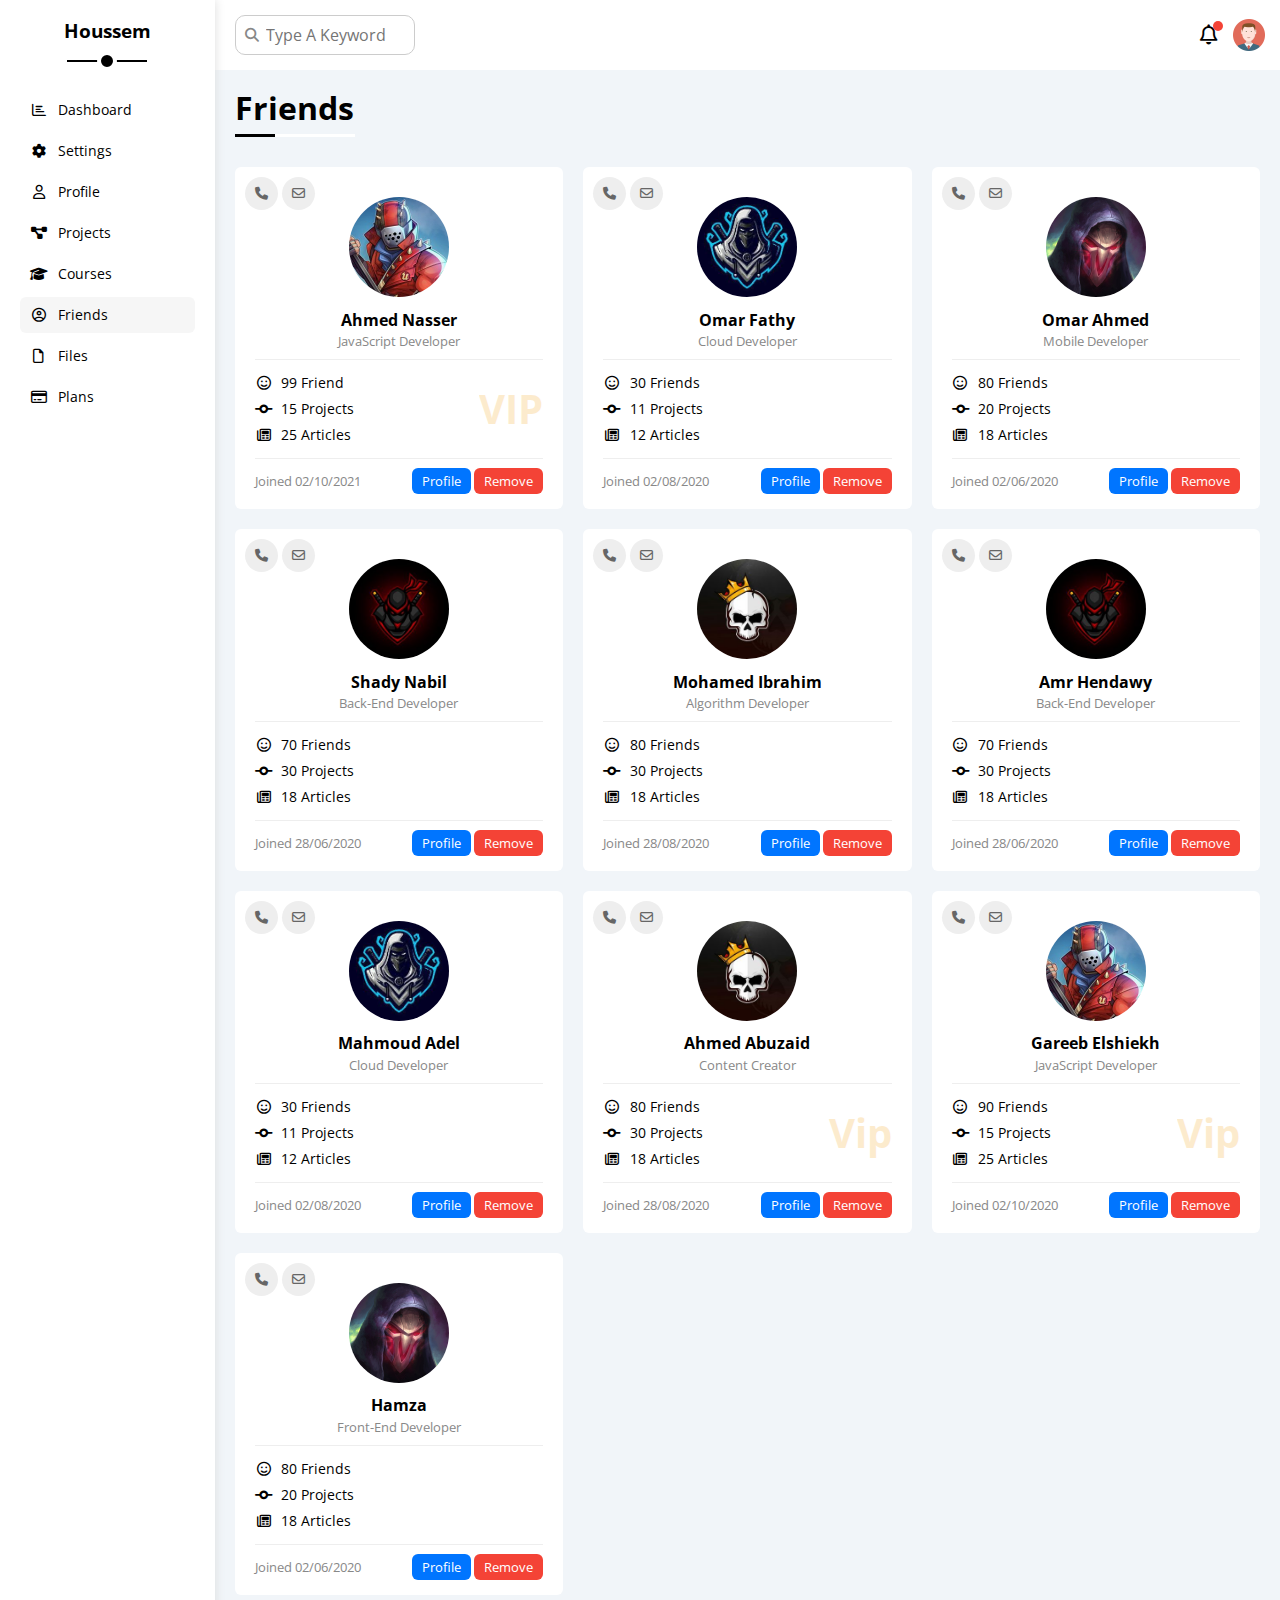
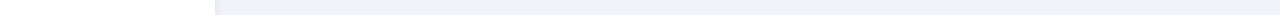
<file: friends.html>
<!DOCTYPE html>
<html lang="en">
  <head>
    <meta charset="UTF-8" />
    <meta name="viewport" content="width=device-width, initial-scale=1.0" />
    <title>Friends</title>
    <!-- Render All Elements Normally -->
    <link rel="stylesheet" href="css/normalize.css" />
    <!-- Font Awesome Library -->
    <link rel="stylesheet" href="css/all.min.css" />
    <!-- CSS Framework File -->
    <link rel="stylesheet" href="css/framework.css" />
    <!-- Main Template CSS File  -->
    <link rel="stylesheet" href="css/houssem.css" />
    <!-- Google Fonts -->
    <link rel="preconnect" href="https://fonts.googleapis.com" />
    <link rel="preconnect" href="https://fonts.gstatic.com" crossorigin />
    <link
      href="https://fonts.googleapis.com/css2?family=Open+Sans:wght@300;500&display=swap"
      rel="stylesheet"
    />
  </head>

  <body>
    <!-- Start page -->
    <div class="page d-flex">
      <!-- Start Sidebar -->
      <div class="sidebar bg-white p-20 p-relative">
        <h3 class="p-relative txt-c mt-0">Houssem</h3>
        <ul>
          <li>
            <a
              class="d-flex align-center fs-14 c-black rad-6 p-10 mb-5"
              href="index.html"
            >
              <i class="fa-regular fa-chart-bar fa-fw fa-fw"></i>
              <span class="fs-14 ml-10 hide-mobile">Dashboard</span>
            </a>
          </li>
          <li>
            <a
              class="d-flex align-center fs-14 c-black rad-6 p-10 mb-5"
              href="settings.html"
            >
              <i class="fa-solid fa-gear fa-fw"></i>
              <span class="fs-14 ml-10 hide-mobile">Settings</span>
            </a>
          </li>
          <li>
            <a
              class="d-flex align-center fs-14 c-black rad-6 p-10 mb-5"
              href="profile.html"
            >
              <i class="fa-regular fa-user fa-fw"></i>
              <span class="fs-14 ml-10 hide-mobile">Profile</span>
            </a>
          </li>
          <li>
            <a
              class="d-flex align-center fs-14 c-black rad-6 p-10 mb-5"
              href="projects.html"
            >
              <i class="fa-solid fa-diagram-project fa-fw"></i>
              <span class="fs-14 ml-10 hide-mobile">Projects</span>
            </a>
          </li>
          <li>
            <a
              class="d-flex align-center fs-14 c-black rad-6 p-10 mb-5"
              href="courses.html"
            >
              <i class="fa-solid fa-graduation-cap fa-fw"></i>
              <span class="fs-14 ml-10 hide-mobile">Courses</span>
            </a>
          </li>
          <li>
            <a
              class="active d-flex align-center fs-14 c-black rad-6 p-10 mb-5"
              href="friends.html"
            >
              <i class="fa-regular fa-circle-user fa-fw"></i>
              <span class="fs-14 ml-10 hide-mobile">Friends</span>
            </a>
          </li>
          <li>
            <a
              class="d-flex align-center fs-14 c-black rad-6 p-10 mb-5"
              href="files.html"
            >
              <i class="fa-regular fa-file fa-fw"></i>
              <span class="fs-14 ml-10 hide-mobile">Files</span>
            </a>
          </li>
          <li>
            <a
              class="d-flex align-center fs-14 c-black rad-6 p-10 mb-5"
              href="plans.html"
            >
              <i class="fa-regular fa-credit-card fa-fw"></i>
              <span class="fs-14 ml-10 hide-mobile">Plans</span>
            </a>
          </li>
        </ul>
      </div>
      <!-- End Sidebar -->
      <!-- Start Content -->
      <div class="content w-full flow-hidden">
        <!-- Start Head -->
        <div class="head bg-white p-15 d-flex between-flex">
          <div class="search p-relative">
            <input
              class="p-10 bord-1 rad-10"
              type="search"
              name="key"
              placeholder="Type A Keyword"
            />
          </div>
          <div class="icons d-flex align-center">
            <span class="notification p-relative">
              <i class="fa-regular fa-bell fa-lg"></i>
            </span>
            <img src="imgs/avatar.png" alt="" />
          </div>
        </div>
        <!-- End Head -->
        <h1 class="p-relative">Friends</h1>
        <div class="friends-page d-grid m-20 gap-20">
          <div class="friend bg-white rad-6 p-20 p-relative">
            <div class="contact">
              <i class="fa-solid fa-phone"></i>
              <i class="fa-regular fa-envelope"></i>
            </div>
            <div class="txt-c">
              <img
                src="imgs/friend-01.jpg"
                alt=""
                class="rad-half mt-10 mb-10 w-100 h-100"
              />
              <h4 class="m-0">Ahmed Nasser</h4>
              <p class="c-grey fs-13 mt-5 mb-0">JavaScript Developer</p>
            </div>
            <div class="icons fs-14 p-relative">
              <div class="mb-10">
                <i class="fa-regular fa-face-smile fa-fw"></i>
                <span>99 Friend</span>
              </div>
              <div class="mb-10">
                <i class="fa-solid fa-code-commit fa-fw"></i>
                <span>15 Projects</span>
              </div>
              <div>
                <i class="fa-regular fa-newspaper fa-fw"></i>
                <span>25 Articles</span>
              </div>
              <span class="vip fw-bold c-orange">VIP</span>
            </div>
            <div class="info d-flex between-flex fs-13">
              <span class="c-grey">Joined 02/10/2021</span>
              <div>
                <a class="bg-blue c-white btn-shape" href="profile.html"
                  >Profile</a
                >
                <a class="bg-red c-white btn-shape" href="#">Remove</a>
              </div>
            </div>
          </div>
          <div class="friend bg-white rad-6 p-20 p-relative">
            <div class="contact">
              <i class="fa-solid fa-phone"></i>
              <i class="fa-regular fa-envelope"></i>
            </div>
            <div class="txt-c">
              <img class="rad-half mt-10 mb-10 w-100 h-100" src="imgs/friend-02.jpg" alt="" />
              <h4 class="m-0">Omar Fathy</h4>
              <p class="c-grey fs-13 mt-5 mb-0">Cloud Developer</p>
            </div>
            <div class="icons fs-14 p-relative">
              <div class="mb-10">
                <i class="fa-regular fa-face-smile fa-fw"></i>
                <span>30 Friends</span>
              </div>
              <div class="mb-10">
                <i class="fa-solid fa-code-commit fa-fw"></i>
                <span>11 Projects</span>
              </div>
              <div>
                <i class="fa-regular fa-newspaper fa-fw"></i>
                <span>12 Articles</span>
              </div>
            </div>
            <div class="info d-flex between-flex fs-13">
              <span class="c-grey">Joined 02/08/2020</span>
              <div>
                <a class="bg-blue c-white btn-shape" href="profile.html">Profile</a>
                <a class="bg-red c-white btn-shape" href="">Remove</a>
              </div>
            </div>
          </div>
          <div class="friend bg-white rad-6 p-20 p-relative">
            <div class="contact">
              <i class="fa-solid fa-phone"></i>
              <i class="fa-regular fa-envelope"></i>
            </div>
            <div class="txt-c">
              <img class="rad-half mt-10 mb-10 w-100 h-100" src="imgs/friend-03.jpg" alt="" />
              <h4 class="m-0">Omar Ahmed</h4>
              <p class="c-grey fs-13 mt-5 mb-0">Mobile Developer</p>
            </div>
            <div class="icons fs-14 p-relative">
              <div class="mb-10">
                <i class="fa-regular fa-face-smile fa-fw"></i>
                <span>80 Friends</span>
              </div>
              <div class="mb-10">
                <i class="fa-solid fa-code-commit fa-fw"></i>
                <span>20 Projects</span>
              </div>
              <div>
                <i class="fa-regular fa-newspaper fa-fw"></i>
                <span>18 Articles</span>
              </div>
            </div>
            <div class="info d-flex between-flex fs-13">
              <span class="c-grey">Joined 02/06/2020</span>
              <div>
                <a class="bg-blue c-white btn-shape" href="profile.html">Profile</a>
                <a class="bg-red c-white btn-shape" href="">Remove</a>
              </div>
            </div>
          </div>
          <div class="friend bg-white rad-6 p-20 p-relative">
            <div class="contact">
              <i class="fa-solid fa-phone"></i>
              <i class="fa-regular fa-envelope"></i>
            </div>
            <div class="txt-c">
              <img class="rad-half mt-10 mb-10 w-100 h-100" src="imgs/friend-04.jpg" alt="" />
              <h4 class="m-0">Shady Nabil</h4>
              <p class="c-grey fs-13 mt-5 mb-0">Back-End Developer</p>
            </div>
            <div class="icons fs-14 p-relative">
              <div class="mb-10">
                <i class="fa-regular fa-face-smile fa-fw"></i>
                <span>70 Friends</span>
              </div>
              <div class="mb-10">
                <i class="fa-solid fa-code-commit fa-fw"></i>
                <span>30 Projects</span>
              </div>
              <div>
                <i class="fa-regular fa-newspaper fa-fw"></i>
                <span>18 Articles</span>
              </div>
            </div>
            <div class="info d-flex between-flex fs-13">
              <span class="c-grey">Joined 28/06/2020</span>
              <div>
                <a class="bg-blue c-white btn-shape" href="profile.html">Profile</a>
                <a class="bg-red c-white btn-shape" href="">Remove</a>
              </div>
            </div>
          </div>
          <div class="friend bg-white rad-6 p-20 p-relative">
            <div class="contact">
              <i class="fa-solid fa-phone"></i>
              <i class="fa-regular fa-envelope"></i>
            </div>
            <div class="txt-c">
              <img class="rad-half mt-10 mb-10 w-100 h-100" src="imgs/friend-05.jpg" alt="" />
              <h4 class="m-0">Mohamed Ibrahim</h4>
              <p class="c-grey fs-13 mt-5 mb-0">Algorithm Developer</p>
            </div>
            <div class="icons fs-14 p-relative">
              <div class="mb-10">
                <i class="fa-regular fa-face-smile fa-fw"></i>
                <span>80 Friends</span>
              </div>
              <div class="mb-10">
                <i class="fa-solid fa-code-commit fa-fw"></i>
                <span>30 Projects</span>
              </div>
              <div>
                <i class="fa-regular fa-newspaper fa-fw"></i>
                <span>18 Articles</span>
              </div>
            </div>
            <div class="info d-flex between-flex fs-13">
              <span class="c-grey">Joined 28/08/2020</span>
              <div>
                <a class="bg-blue c-white btn-shape" href="profile.html">Profile</a>
                <a class="bg-red c-white btn-shape" href="">Remove</a>
              </div>
            </div>
          </div>
          <div class="friend bg-white rad-6 p-20 p-relative">
            <div class="contact">
              <i class="fa-solid fa-phone"></i>
              <i class="fa-regular fa-envelope"></i>
            </div>
            <div class="txt-c">
              <img class="rad-half mt-10 mb-10 w-100 h-100" src="imgs/friend-04.jpg" alt="" />
              <h4 class="m-0">Amr Hendawy</h4>
              <p class="c-grey fs-13 mt-5 mb-0">Back-End Developer</p>
            </div>
            <div class="icons fs-14 p-relative">
              <div class="mb-10">
                <i class="fa-regular fa-face-smile fa-fw"></i>
                <span>70 Friends</span>
              </div>
              <div class="mb-10">
                <i class="fa-solid fa-code-commit fa-fw"></i>
                <span>30 Projects</span>
              </div>
              <div>
                <i class="fa-regular fa-newspaper fa-fw"></i>
                <span>18 Articles</span>
              </div>
            </div>
            <div class="info d-flex between-flex fs-13">
              <span class="c-grey">Joined 28/06/2020</span>
              <div>
                <a class="bg-blue c-white btn-shape" href="profile.html">Profile</a>
                <a class="bg-red c-white btn-shape" href="">Remove</a>
              </div>
            </div>
          </div>
          <div class="friend bg-white rad-6 p-20 p-relative">
            <div class="contact">
              <i class="fa-solid fa-phone"></i>
              <i class="fa-regular fa-envelope"></i>
            </div>
            <div class="txt-c">
              <img class="rad-half mt-10 mb-10 w-100 h-100" src="imgs/friend-02.jpg" alt="" />
              <h4 class="m-0">Mahmoud Adel</h4>
              <p class="c-grey fs-13 mt-5 mb-0">Cloud Developer</p>
            </div>
            <div class="icons fs-14 p-relative">
              <div class="mb-10">
                <i class="fa-regular fa-face-smile fa-fw"></i>
                <span>30 Friends</span>
              </div>
              <div class="mb-10">
                <i class="fa-solid fa-code-commit fa-fw"></i>
                <span>11 Projects</span>
              </div>
              <div>
                <i class="fa-regular fa-newspaper fa-fw"></i>
                <span>12 Articles</span>
              </div>
            </div>
            <div class="info d-flex between-flex fs-13">
              <span class="c-grey">Joined 02/08/2020</span>
              <div>
                <a class="bg-blue c-white btn-shape" href="profile.html">Profile</a>
                <a class="bg-red c-white btn-shape" href="">Remove</a>
              </div>
            </div>
          </div>
          <div class="friend bg-white rad-6 p-20 p-relative">
            <div class="contact">
              <i class="fa-solid fa-phone"></i>
              <i class="fa-regular fa-envelope"></i>
            </div>
            <div class="txt-c">
              <img class="rad-half mt-10 mb-10 w-100 h-100" src="imgs/friend-05.jpg" alt="" />
              <h4 class="m-0">Ahmed Abuzaid</h4>
              <p class="c-grey fs-13 mt-5 mb-0">Content Creator</p>
            </div>
            <div class="icons fs-14 p-relative">
              <div class="mb-10">
                <i class="fa-regular fa-face-smile fa-fw"></i>
                <span>80 Friends</span>
              </div>
              <div class="mb-10">
                <i class="fa-solid fa-code-commit fa-fw"></i>
                <span>30 Projects</span>
              </div>
              <div>
                <i class="fa-regular fa-newspaper fa-fw"></i>
                <span>18 Articles</span>
              </div>
              <span class="vip fw-bold c-orange">Vip</span>
            </div>
            <div class="info d-flex between-flex fs-13">
              <span class="c-grey">Joined 28/08/2020</span>
              <div>
                <a class="bg-blue c-white btn-shape" href="profile.html">Profile</a>
                <a class="bg-red c-white btn-shape" href="">Remove</a>
              </div>
            </div>
          </div>
          <div class="friend bg-white rad-6 p-20 p-relative">
            <div class="contact">
              <i class="fa-solid fa-phone"></i>
              <i class="fa-regular fa-envelope"></i>
            </div>
            <div class="txt-c">
              <img class="rad-half mt-10 mb-10 w-100 h-100" src="imgs/friend-01.jpg" alt="" />
              <h4 class="m-0">Gareeb Elshiekh</h4>
              <p class="c-grey fs-13 mt-5 mb-0">JavaScript Developer</p>
            </div>
            <div class="icons fs-14 p-relative">
              <div class="mb-10">
                <i class="fa-regular fa-face-smile fa-fw"></i>
                <span>90 Friends</span>
              </div>
              <div class="mb-10">
                <i class="fa-solid fa-code-commit fa-fw"></i>
                <span>15 Projects</span>
              </div>
              <div>
                <i class="fa-regular fa-newspaper fa-fw"></i>
                <span>25 Articles</span>
              </div>
              <span class="vip fw-bold c-orange">Vip</span>
            </div>
            <div class="info d-flex between-flex fs-13">
              <span class="c-grey">Joined 02/10/2020</span>
              <div>
                <a class="bg-blue c-white btn-shape" href="profile.html">Profile</a>
                <a class="bg-red c-white btn-shape" href="">Remove</a>
              </div>
            </div>
          </div>
          <div class="friend bg-white rad-6 p-20 p-relative">
            <div class="contact">
              <i class="fa-solid fa-phone"></i>
              <i class="fa-regular fa-envelope"></i>
            </div>
            <div class="txt-c">
              <img class="rad-half mt-10 mb-10 w-100 h-100" src="imgs/friend-03.jpg" alt="" />
              <h4 class="m-0">Hamza</h4>
              <p class="c-grey fs-13 mt-5 mb-0">Front-End Developer</p>
            </div>
            <div class="icons fs-14 p-relative">
              <div class="mb-10">
                <i class="fa-regular fa-face-smile fa-fw"></i>
                <span>80 Friends</span>
              </div>
              <div class="mb-10">
                <i class="fa-solid fa-code-commit fa-fw"></i>
                <span>20 Projects</span>
              </div>
              <div>
                <i class="fa-regular fa-newspaper fa-fw"></i>
                <span>18 Articles</span>
              </div>
            </div>
            <div class="info d-flex between-flex fs-13">
              <span class="c-grey">Joined 02/06/2020</span>
              <div>
                <a class="bg-blue c-white btn-shape" href="profile.html">Profile</a>
                <a class="bg-red c-white btn-shape" href="">Remove</a>
              </div>
            </div>
        </div>
      </div>
      <!-- End Content -->
    </div>
    <!-- End Page -->
  </body>
</html>
</file>
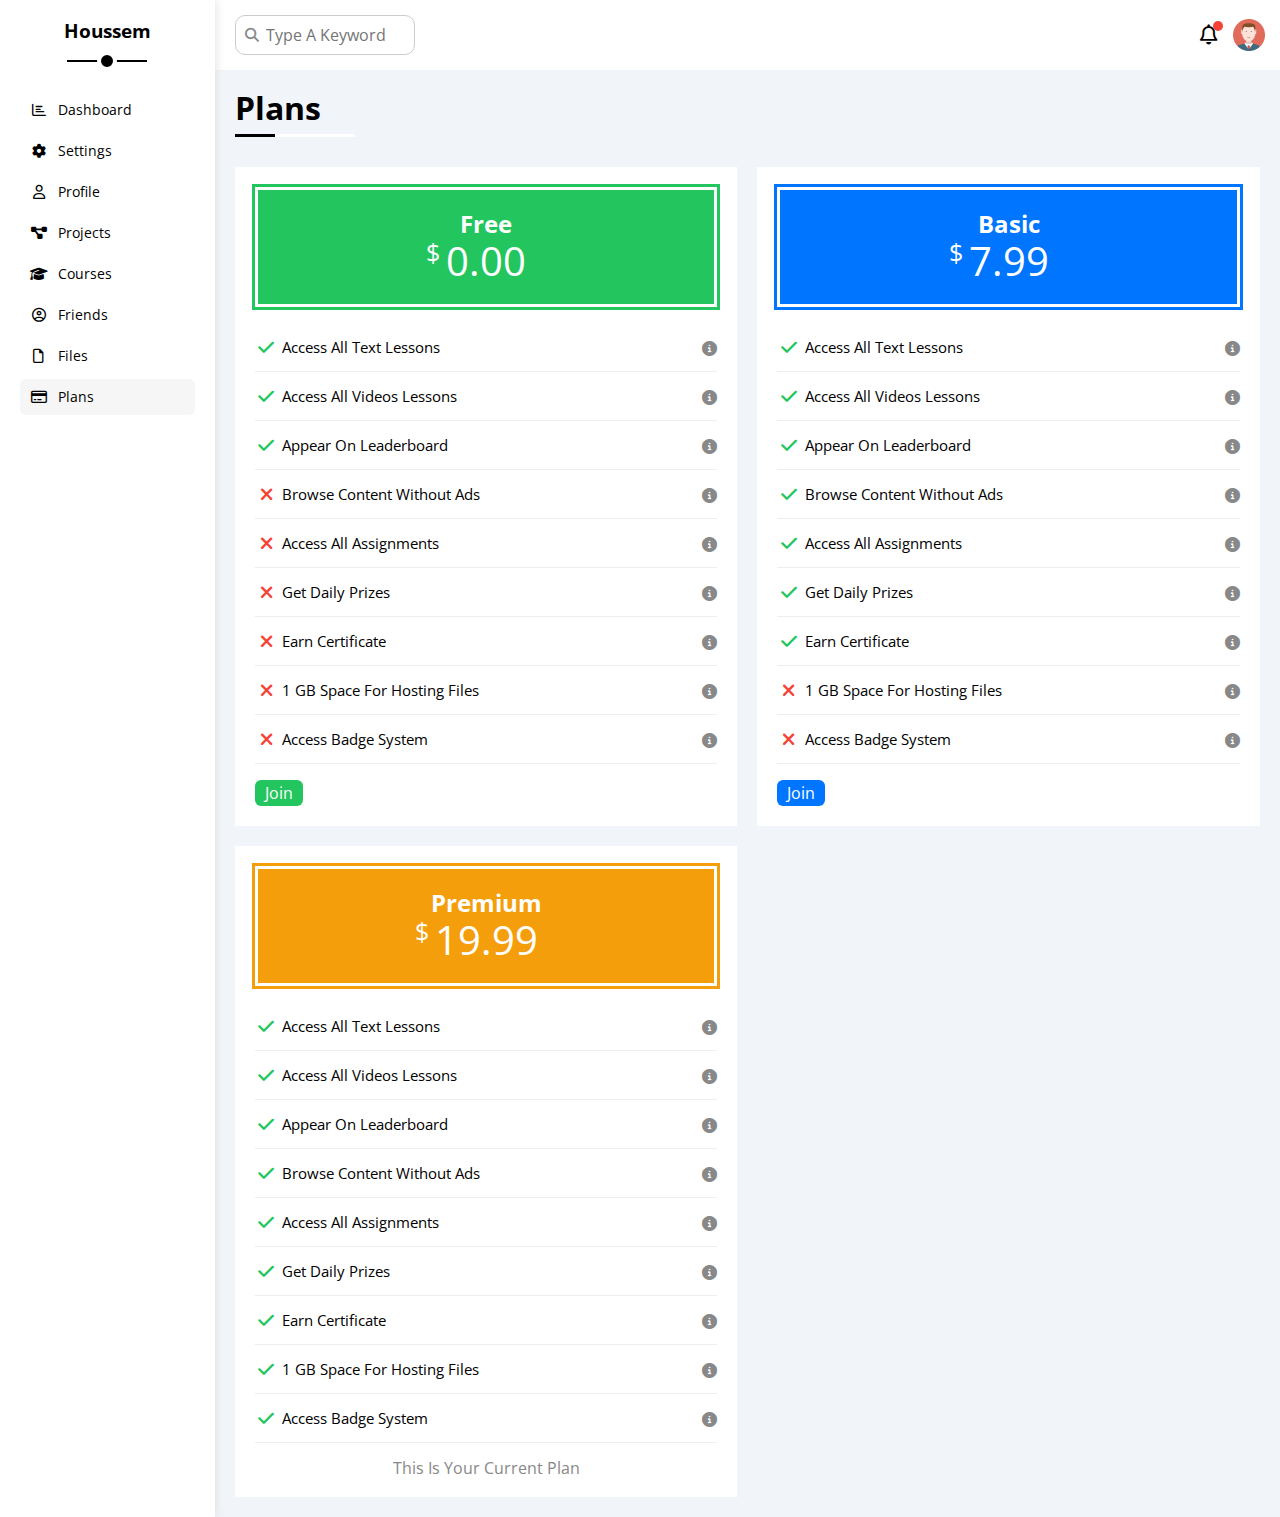
<file: plans.html>
<!DOCTYPE html>
<html lang="en">
  <head>
    <meta charset="UTF-8" />
    <meta name="viewport" content="width=device-width, initial-scale=1.0" />
    <title>Plans</title>
    <!-- Render All Elements Normally -->
    <link rel="stylesheet" href="css/normalize.css" />
    <!-- Font Awesome Library -->
    <link rel="stylesheet" href="css/all.min.css" />
    <!-- CSS Framework File -->
    <link rel="stylesheet" href="css/framework.css" />
    <!-- Main Template CSS File  -->
    <link rel="stylesheet" href="css/houssem.css" />
    <!-- Google Fonts -->
    <link rel="preconnect" href="https://fonts.googleapis.com" />
    <link rel="preconnect" href="https://fonts.gstatic.com" crossorigin />
    <link
      href="https://fonts.googleapis.com/css2?family=Open+Sans:wght@300;500&display=swap"
      rel="stylesheet"
    />
  </head>

  <body>
    <!-- Start page -->
    <div class="page d-flex">
      <!-- Start Sidebar -->
      <div class="sidebar bg-white p-20 p-relative">
        <h3 class="p-relative txt-c mt-0">Houssem</h3>
        <ul>
          <li>
            <a
              class="d-flex align-center fs-14 c-black rad-6 p-10 mb-5"
              href="index.html"
            >
              <i class="fa-regular fa-chart-bar fa-fw fa-fw"></i>
              <span class="fs-14 ml-10 hide-mobile">Dashboard</span>
            </a>
          </li>
          <li>
            <a
              class="d-flex align-center fs-14 c-black rad-6 p-10 mb-5"
              href="settings.html"
            >
              <i class="fa-solid fa-gear fa-fw"></i>
              <span class="fs-14 ml-10 hide-mobile">Settings</span>
            </a>
          </li>
          <li>
            <a
              class="d-flex align-center fs-14 c-black rad-6 p-10 mb-5"
              href="profile.html"
            >
              <i class="fa-regular fa-user fa-fw"></i>
              <span class="fs-14 ml-10 hide-mobile">Profile</span>
            </a>
          </li>
          <li>
            <a
              class="d-flex align-center fs-14 c-black rad-6 p-10 mb-5"
              href="projects.html"
            >
              <i class="fa-solid fa-diagram-project fa-fw"></i>
              <span class="fs-14 ml-10 hide-mobile">Projects</span>
            </a>
          </li>
          <li>
            <a
              class="d-flex align-center fs-14 c-black rad-6 p-10 mb-5"
              href="courses.html"
            >
              <i class="fa-solid fa-graduation-cap fa-fw"></i>
              <span class="fs-14 ml-10 hide-mobile">Courses</span>
            </a>
          </li>
          <li>
            <a
              class="d-flex align-center fs-14 c-black rad-6 p-10 mb-5"
              href="friends.html"
            >
              <i class="fa-regular fa-circle-user fa-fw"></i>
              <span class="fs-14 ml-10 hide-mobile">Friends</span>
            </a>
          </li>
          <li>
            <a
              class="d-flex align-center fs-14 c-black rad-6 p-10 mb-5"
              href="files.html"
            >
              <i class="fa-regular fa-file fa-fw"></i>
              <span class="fs-14 ml-10 hide-mobile">Files</span>
            </a>
          </li>
          <li>
            <a
              class="active d-flex align-center fs-14 c-black rad-6 p-10 mb-5"
              href="plans.html"
            >
              <i class="fa-regular fa-credit-card fa-fw"></i>
              <span class="fs-14 ml-10 hide-mobile">Plans</span>
            </a>
          </li>
        </ul>
      </div>
      <!-- End Sidebar -->
      <!-- Start Content -->
      <div class="content w-full flow-hidden">
        <!-- Start Head -->
        <div class="head bg-white p-15 d-flex between-flex">
          <div class="search p-relative">
            <input
              class="p-10 bord-1 rad-10"
              type="search"
              name="key"
              placeholder="Type A Keyword"
            />
          </div>
          <div class="icons d-flex align-center">
            <span class="notification p-relative">
              <i class="fa-regular fa-bell fa-lg"></i>
            </span>
            <img src="imgs/avatar.png" alt="" />
          </div>
        </div>
        <!-- End Head -->
        <h1 class="p-relative">Plans</h1>
        <div class="plans-page d-grid m-20 gap-20">
          <div class="plan green bg-white p-20">
            <div class="top bg-green txt-c p-20">
              <h2 class="m-0 c-white">Free</h2>
              <div class="price c-white"><span>$</span>0.00</div>
            </div>
            <ul>
              <li>
                <i class="fa-solid fa-check fa-fw yes"></i>
                <span>Access All Text Lessons</span>
                <i class="fa-solid fa-circle-info help"></i>
              </li>
              <li>
                <i class="fa-solid fa-check fa-fw yes"></i>
                <span>Access All Videos Lessons</span>
                <i class="fa-solid fa-circle-info help"></i>
              </li>
              <li>
                <i class="fa-solid fa-check fa-fw yes"></i>
                <span>Appear On Leaderboard</span>
                <i class="fa-solid fa-circle-info help"></i>
              </li>
              <li>
                <i class="fa-solid fa-xmark fa-fw"></i>
                <span>Browse Content Without Ads</span>
                <i class="fa-solid fa-circle-info help"></i>
              </li>
              <li>
                <i class="fa-solid fa-xmark fa-fw"></i>
                <span>Access All Assignments</span>
                <i class="fa-solid fa-circle-info help"></i>
              </li>
              <li>
                <i class="fa-solid fa-xmark fa-fw"></i>
                <span>Get Daily Prizes</span>
                <i class="fa-solid fa-circle-info help"></i>
              </li>
              <li>
                <i class="fa-solid fa-xmark fa-fw"></i>
                <span>Earn Certificate</span>
                <i class="fa-solid fa-circle-info help"></i>
              </li>
              <li>
                <i class="fa-solid fa-xmark fa-fw"></i>
                <span>1 GB Space For Hosting Files</span>
                <i class="fa-solid fa-circle-info help"></i>
              </li>
              <li>
                <i class="fa-solid fa-xmark fa-fw"></i>
                <span>Access Badge System</span>
                <i class="fa-solid fa-circle-info help"></i>
              </li>
            </ul>
            <a href="#" class="btn-shape bg-green c-white d-block w-fit"
              >Join</a
            >
          </div>
          <!-- Start Plan -->
          <div class="plan blue bg-white p-20">
            <div class="top bg-blue txt-c p-20">
              <h2 class="m-0 c-white">Basic</h2>
              <div class="price c-white"><span>$</span>7.99</div>
            </div>
            <ul class="list-none p-0">
              <li>
                <i class="fa-solid fa-check fa-fw yes"></i>
                <span>Access All Text Lessons</span>
                <i class="fa-solid fa-circle-info help"></i>
              </li>
              <li>
                <i class="fa-solid fa-check fa-fw yes"></i>
                <span>Access All Videos Lessons</span>
                <i class="fa-solid fa-circle-info help"></i>
              </li>
              <li>
                <i class="fa-solid fa-check fa-fw yes"></i>
                <span>Appear On Leaderboard</span>
                <i class="fa-solid fa-circle-info help"></i>
              </li>
              <li>
                <i class="fa-solid fa-check fa-fw yes"></i>
                <span>Browse Content Without Ads</span>
                <i class="fa-solid fa-circle-info help"></i>
              </li>
              <li>
                <i class="fa-solid fa-check fa-fw yes"></i>
                <span>Access All Assignments</span>
                <i class="fa-solid fa-circle-info help"></i>
              </li>
              <li>
                <i class="fa-solid fa-check fa-fw yes"></i>
                <span>Get Daily Prizes</span>
                <i class="fa-solid fa-circle-info help"></i>
              </li>
              <li>
                <i class="fa-solid fa-check fa-fw yes"></i>
                <span>Earn Certificate</span>
                <i class="fa-solid fa-circle-info help"></i>
              </li>
              <li>
                <i class="fa-solid fa-xmark fa-fw"></i>
                <span>1 GB Space For Hosting Files</span>
                <i class="fa-solid fa-circle-info help"></i>
              </li>
              <li>
                <i class="fa-solid fa-xmark fa-fw"></i>
                <span>Access Badge System</span>
                <i class="fa-solid fa-circle-info help"></i>
              </li>
            </ul>
            <a href="#" class="btn-shape bg-blue c-white d-block w-fit">Join</a>
          </div>
          <!-- End Plan -->
          <!-- Start Plan -->
          <div class="plan orange bg-white p-20">
            <div class="top bg-orange txt-c p-20">
              <h2 class="m-0 c-white">Premium</h2>
              <div class="price c-white"><span>$</span>19.99</div>
            </div>
            <ul class="list-none p-0">
              <li>
                <i class="fa-solid fa-check fa-fw yes"></i>
                <span>Access All Text Lessons</span>
                <i class="fa-solid fa-circle-info help"></i>
              </li>
              <li>
                <i class="fa-solid fa-check fa-fw yes"></i>
                <span>Access All Videos Lessons</span>
                <i class="fa-solid fa-circle-info help"></i>
              </li>
              <li>
                <i class="fa-solid fa-check fa-fw yes"></i>
                <span>Appear On Leaderboard</span>
                <i class="fa-solid fa-circle-info help"></i>
              </li>
              <li>
                <i class="fa-solid fa-check fa-fw yes"></i>
                <span>Browse Content Without Ads</span>
                <i class="fa-solid fa-circle-info help"></i>
              </li>
              <li>
                <i class="fa-solid fa-check fa-fw yes"></i>
                <span>Access All Assignments</span>
                <i class="fa-solid fa-circle-info help"></i>
              </li>
              <li>
                <i class="fa-solid fa-check fa-fw yes"></i>
                <span>Get Daily Prizes</span>
                <i class="fa-solid fa-circle-info help"></i>
              </li>
              <li>
                <i class="fa-solid fa-check fa-fw yes"></i>
                <span>Earn Certificate</span>
                <i class="fa-solid fa-circle-info help"></i>
              </li>
              <li>
                <i class="fa-solid fa-check fa-fw yes"></i>
                <span>1 GB Space For Hosting Files</span>
                <i class="fa-solid fa-circle-info help"></i>
              </li>
              <li>
                <i class="fa-solid fa-check fa-fw yes"></i>
                <span>Access Badge System</span>
                <i class="fa-solid fa-circle-info help"></i>
              </li>
            </ul>
            <p class="c-grey m-0 txt-c">This Is Your Current Plan</p>
          </div>
          <!-- End Plan -->
        </div>
      </div>
      <!-- End Content -->
    </div>
    <!-- End Page -->
  </body>
</html>
</file>
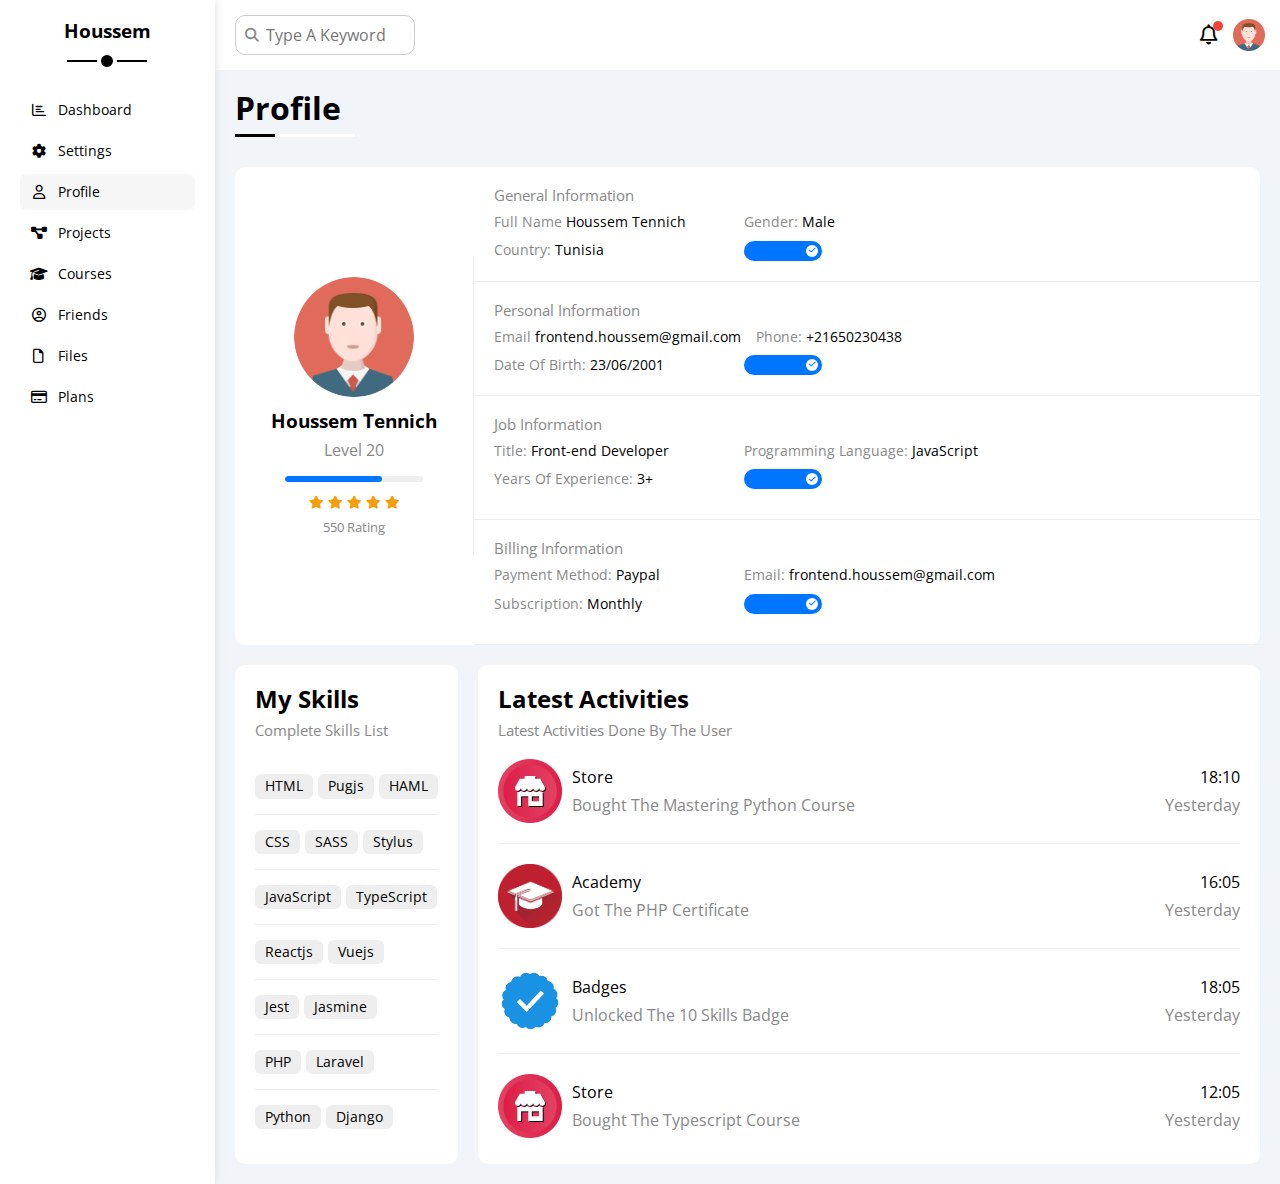
<file: profile.html>
<!DOCTYPE html>
<html lang="en">
  <head>
    <meta charset="UTF-8" />
    <meta name="viewport" content="width=device-width, initial-scale=1.0" />
    <title>Profile</title>
    <!-- Render All Elements Normally -->
    <link rel="stylesheet" href="css/normalize.css" />
    <!-- Font Awesome Library -->
    <link rel="stylesheet" href="css/all.min.css" />
    <!-- CSS Framework File -->
    <link rel="stylesheet" href="css/framework.css" />
    <!-- Main Template CSS File  -->
    <link rel="stylesheet" href="css/houssem.css" />
    <!-- Google Fonts -->
    <link rel="preconnect" href="https://fonts.googleapis.com" />
    <link rel="preconnect" href="https://fonts.gstatic.com" crossorigin />
    <link
      href="https://fonts.googleapis.com/css2?family=Open+Sans:wght@300;500&display=swap"
      rel="stylesheet"
    />
  </head>

  <body>
    <!-- Start page -->
    <div class="page d-flex">
      <!-- Start Sidebar -->
      <div class="sidebar bg-white p-20 p-relative">
        <h3 class="p-relative txt-c mt-0">Houssem</h3>
        <ul>
          <li>
            <a
              class="d-flex align-center fs-14 c-black rad-6 p-10 mb-5"
              href="index.html"
            >
              <i class="fa-regular fa-chart-bar fa-fw fa-fw"></i>
              <span class="fs-14 ml-10 hide-mobile">Dashboard</span>
            </a>
          </li>
          <li>
            <a
              class="d-flex align-center fs-14 c-black rad-6 p-10 mb-5"
              href="settings.html"
            >
              <i class="fa-solid fa-gear fa-fw"></i>
              <span class="fs-14 ml-10 hide-mobile">Settings</span>
            </a>
          </li>
          <li>
            <a
              class="active d-flex align-center fs-14 c-black rad-6 p-10 mb-5"
              href="profile.html"
            >
              <i class="fa-regular fa-user fa-fw"></i>
              <span class="fs-14 ml-10 hide-mobile">Profile</span>
            </a>
          </li>
          <li>
            <a
              class="d-flex align-center fs-14 c-black rad-6 p-10 mb-5"
              href="projects.html"
            >
              <i class="fa-solid fa-diagram-project fa-fw"></i>
              <span class="fs-14 ml-10 hide-mobile">Projects</span>
            </a>
          </li>
          <li>
            <a
              class="d-flex align-center fs-14 c-black rad-6 p-10 mb-5"
              href="courses.html"
            >
              <i class="fa-solid fa-graduation-cap fa-fw"></i>
              <span class="fs-14 ml-10 hide-mobile">Courses</span>
            </a>
          </li>
          <li>
            <a
              class="d-flex align-center fs-14 c-black rad-6 p-10 mb-5"
              href="friends.html"
            >
              <i class="fa-regular fa-circle-user fa-fw"></i>
              <span class="fs-14 ml-10 hide-mobile">Friends</span>
            </a>
          </li>
          <li>
            <a
              class="d-flex align-center fs-14 c-black rad-6 p-10 mb-5"
              href="files.html"
            >
              <i class="fa-regular fa-file fa-fw"></i>
              <span class="fs-14 ml-10 hide-mobile">Files</span>
            </a>
          </li>
          <li>
            <a
              class="d-flex align-center fs-14 c-black rad-6 p-10 mb-5"
              href="plans.html"
            >
              <i class="fa-regular fa-credit-card fa-fw"></i>
              <span class="fs-14 ml-10 hide-mobile">Plans</span>
            </a>
          </li>
        </ul>
      </div>
      <!-- End Sidebar -->
      <!-- Start Content -->
      <div class="content w-full flow-hidden">
        <!-- Start Head -->
        <div class="head bg-white p-15 d-flex between-flex">
          <div class="search p-relative">
            <input
              class="p-10 bord-1 rad-10"
              type="search"
              name="key"
              placeholder="Type A Keyword"
            />
          </div>
          <div class="icons d-flex align-center">
            <span class="notification p-relative">
              <i class="fa-regular fa-bell fa-lg"></i>
            </span>
            <img src="imgs/avatar.png" alt="" />
          </div>
        </div>
        <!-- End Head -->
        <h1 class="p-relative">Profile</h1>
        <div class="profile-page m-20">
          <!-- Start Overview -->
          <div class="overview bg-white rad-10 d-flex align-center">
            <div class="avatar-box txt-c p-20">
              <img class="mb-10 rad-half" src="imgs/avatar.png" alt="" />
              <h3 class="m-0">Houssem Tennich</h3>
              <p class="c-grey mt-10">Level 20</p>
              <div class="level rad-6 bg-eee p-relative">
                <span style="width: 70%"></span>
              </div>
              <div class="rating mt-10 mb-10">
                <i class="fa-solid fa-star c-orange fs-13"></i>
                <i class="fa-solid fa-star c-orange fs-13"></i>
                <i class="fa-solid fa-star c-orange fs-13"></i>
                <i class="fa-solid fa-star c-orange fs-13"></i>
                <i class="fa-solid fa-star c-orange fs-13"></i>
              </div>
              <p class="c-grey m-0 fs-13">550 Rating</p>
            </div>
            <div class="info-box w-full txt-c-mobile">
              <!-- Start Information Box -->
              <div class="box p-20 d-flex align-center">
                <h4 class="c-grey fs-15 m-0 w-full fw-normal">
                  General Information
                </h4>
                <div class="fs-14">
                  <span class="c-grey">Full Name</span>
                  <span>Houssem Tennich</span>
                </div>
                <div class="fs-14">
                  <span class="c-grey">Gender:</span>
                  <span>Male</span>
                </div>
                <div class="fs-14">
                  <span class="c-grey">Country:</span>
                  <span>Tunisia</span>
                </div>
                <div class="fs-14">
                  <label>
                    <input class="toggle-checkbox" type="checkbox" checked />
                    <div class="toggle-switch"></div>
                  </label>
                </div>
              </div>
              <!-- End Information Box -->
              <!-- Start Information Box -->
              <div class="box p-20 d-flex align-center">
                <h4 class="c-grey fs-15 m-0 w-full fw-normal">
                  Personal Information
                </h4>
                <div class="fs-14">
                  <span class="c-grey">Email</span>
                  <span class="mr-15">frontend.houssem@gmail.com</span>
                </div>
                <div class="fs-14">
                  <span class="c-grey">Phone:</span>
                  <span>+21650230438</span>
                </div>
                <div class="fs-14">
                  <span class="c-grey">Date Of Birth:</span>
                  <span>23/06/2001</span>
                </div>
                <div class="fs-14">
                  <label>
                    <input class="toggle-checkbox" type="checkbox" checked />
                    <div class="toggle-switch"></div>
                  </label>
                </div>
              </div>
              <!-- End Information Box -->
              <!-- Start Information Box -->
              <div class="box p-20 d-flex align-center">
                <h4 class="c-grey fs-15 m-0 w-full fw-normal">
                  Job Information
                </h4>
                <div class="fs-14">
                  <span class="c-grey">Title:</span>
                  <span>Front-end Developer</span>
                </div>
                <div class="fs-14">
                  <span class="c-grey">Programming Language:</span>
                  <span>JavaScript</span>
                </div>
                <div class="fs-14">
                  <span class="c-grey">Years Of Experience:</span>
                  <span>3+</span>
                </div>
                <div class="fs-14">
                  <label>
                    <input class="toggle-checkbox" type="checkbox" checked />
                    <div class="toggle-switch"></div>
                  </label>
                </div>
                <div>
                  <!-- End Information Box -->
                </div>
              </div>
              <!-- Start Information Box -->
              <div class="box p-20 d-flex align-center">
                <h4 class="c-grey fs-15 m-0 w-full fw-normal">
                  Billing Information
                </h4>
                <div class="fs-14">
                  <span class="c-grey">Payment Method:</span>
                  <span>Paypal</span>
                </div>
                <div class="fs-14">
                  <span class="c-grey">Email:</span>
                  <span class="mr-15">frontend.houssem@gmail.com</span>
                </div>
                <div class="fs-14">
                  <span class="c-grey">Subscription:</span>
                  <span>Monthly</span>
                </div>
                <div class="fs-14">
                  <label>
                    <input class="toggle-checkbox" type="checkbox" checked />
                    <div class="toggle-switch"></div>
                  </label>
                </div>
                <div>
                  <!-- End Information Box -->
                </div>
              </div>
            </div>
          </div>
          <!-- End Overview -->
          <!-- Start Other Data -->
          <div class="other-data d-flex gap-20">
            <div class="skills-card p-20 bg-white rad-10 mt-20">
              <h2 class="mt-0 mb-10">My Skills</h2>
              <p class="mt-0 mb-20 c-grey fs-15">Complete Skills List</p>
              <ul class="m-0 txt-c-mobile">
                <li><span>HTML</span><span>Pugjs</span><span>HAML</span></li>
                <li><span>CSS</span><span> SASS</span><span>Stylus</span></li>
                <li><span>JavaScript</span><span>TypeScript</span></li>
                <li><span>Reactjs</span><span>Vuejs</span></li>
                <li><span>Jest</span><span> Jasmine </span></li>
                <li><span>PHP</span><span>Laravel</span></li>
                <li><span>Python</span><span>Django</span></li>
              </ul>
            </div>
            <div class="activities p-20 bg-white rad-10 mt-20">
              <h2 class="mt-0 mb-10">Latest Activities</h2>
              <p class="mt-0 mb-20 c-grey fs-15">
                Latest Activities Done By The User
              </p>
              <div class="activity d-flex align-center txt-c-mobile">
                <img src="imgs/activity-01.png" alt="" />
                <div class="info">
                  <span class="d-block mb-10">Store</span>
                  <span class="c-grey">Bought The Mastering Python Course</span>
                </div>
                <div class="date">
                  <span class="d-block mb-10">18:10 </span>
                  <span class="c-grey">Yesterday</span>
                </div>
              </div>
              <div class="activity d-flex align-center txt-c-mobile">
                <img src="imgs/activity-02.png" alt="" />
                <div class="info">
                  <span class="d-block mb-10">Academy </span>
                  <span class="c-grey">Got The PHP Certificate</span>
                </div>
                <div class="date">
                  <span class="d-block mb-10">16:05</span>
                  <span class="c-grey">Yesterday</span>
                </div>
              </div>
              <div class="activity d-flex align-center txt-c-mobile">
                <img src="imgs/activity-03.png" alt="" />
                <div class="info">
                  <span class="d-block mb-10">Badges</span>
                  <span class="c-grey">Unlocked The 10 Skills Badge</span>
                </div>
                <div class="date">
                  <span class="d-block mb-10">18:05</span>
                  <span class="c-grey">Yesterday</span>
                </div>
              </div>
              <div class="activity d-flex align-center txt-c-mobile">
                <img src="imgs/activity-01.png" alt="" />
                <div class="info">
                  <span class="d-block mb-10">Store</span>
                  <span class="c-grey">Bought The Typescript Course</span>
                </div>
                <div class="date">
                  <span class="d-block mb-10">12:05</span>
                  <span class="c-grey">Yesterday</span>
                </div>
              </div>
            </div>
          </div>
        </div>
        <!-- End Other Data -->
      </div>
      <!-- End Content -->
    </div>
    <!-- End Page -->
  </body>
</html>
</file>
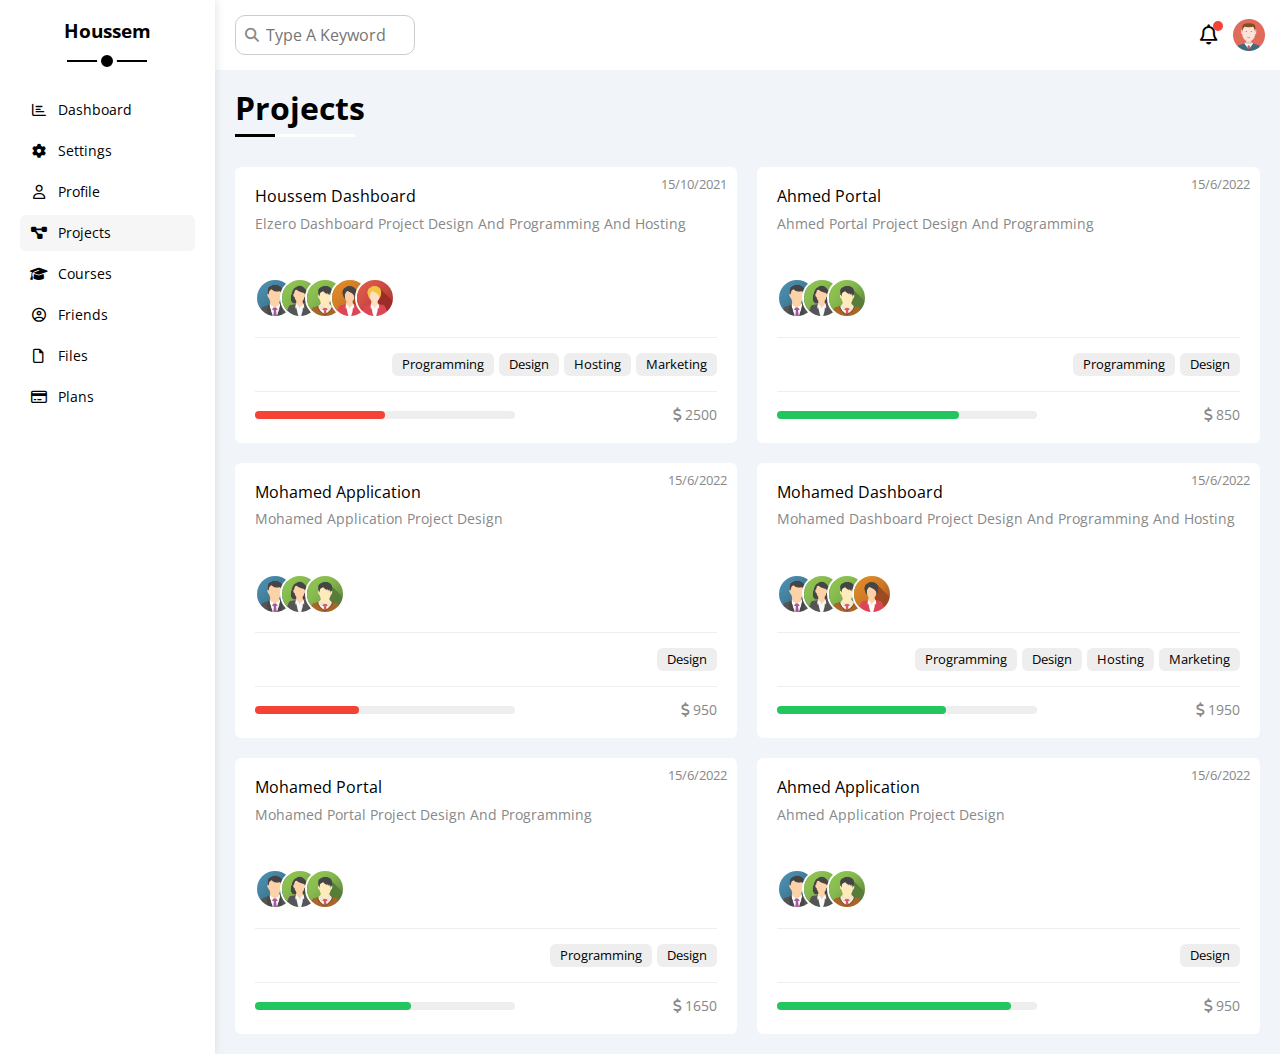
<file: projects.html>
<!DOCTYPE html>
<html lang="en">
  <head>
    <meta charset="UTF-8" />
    <meta name="viewport" content="width=device-width, initial-scale=1.0" />
    <title>Projects</title>
    <!-- Render All Elements Normally -->
    <link rel="stylesheet" href="css/normalize.css" />
    <!-- Font Awesome Library -->
    <link rel="stylesheet" href="css/all.min.css" />
    <!-- CSS Framework File -->
    <link rel="stylesheet" href="css/framework.css" />
    <!-- Main Template CSS File  -->
    <link rel="stylesheet" href="css/houssem.css" />
    <!-- Google Fonts -->
    <link rel="preconnect" href="https://fonts.googleapis.com" />
    <link rel="preconnect" href="https://fonts.gstatic.com" crossorigin />
    <link
      href="https://fonts.googleapis.com/css2?family=Open+Sans:wght@300;500&display=swap"
      rel="stylesheet"
    />
  </head>

  <body>
    <!-- Start page -->
    <div class="page d-flex">
      <!-- Start Sidebar -->
      <div class="sidebar bg-white p-20 p-relative">
        <h3 class="p-relative txt-c mt-0">Houssem</h3>
        <ul>
          <li>
            <a
              class="d-flex align-center fs-14 c-black rad-6 p-10 mb-5"
              href="index.html"
            >
              <i class="fa-regular fa-chart-bar fa-fw fa-fw"></i>
              <span class="fs-14 ml-10 hide-mobile">Dashboard</span>
            </a>
          </li>
          <li>
            <a
              class="d-flex align-center fs-14 c-black rad-6 p-10 mb-5"
              href="settings.html"
            >
              <i class="fa-solid fa-gear fa-fw"></i>
              <span class="fs-14 ml-10 hide-mobile">Settings</span>
            </a>
          </li>
          <li>
            <a
              class="d-flex align-center fs-14 c-black rad-6 p-10 mb-5"
              href="profile.html"
            >
              <i class="fa-regular fa-user fa-fw"></i>
              <span class="fs-14 ml-10 hide-mobile">Profile</span>
            </a>
          </li>
          <li>
            <a
              class="active d-flex align-center fs-14 c-black rad-6 p-10 mb-5"
              href="projects.html"
            >
              <i class="fa-solid fa-diagram-project fa-fw"></i>
              <span class="fs-14 ml-10 hide-mobile">Projects</span>
            </a>
          </li>
          <li>
            <a
              class="d-flex align-center fs-14 c-black rad-6 p-10 mb-5"
              href="courses.html"
            >
              <i class="fa-solid fa-graduation-cap fa-fw"></i>
              <span class="fs-14 ml-10 hide-mobile">Courses</span>
            </a>
          </li>
          <li>
            <a
              class="d-flex align-center fs-14 c-black rad-6 p-10 mb-5"
              href="friends.html"
            >
              <i class="fa-regular fa-circle-user fa-fw"></i>
              <span class="fs-14 ml-10 hide-mobile">Friends</span>
            </a>
          </li>
          <li>
            <a
              class="d-flex align-center fs-14 c-black rad-6 p-10 mb-5"
              href="files.html"
            >
              <i class="fa-regular fa-file fa-fw"></i>
              <span class="fs-14 ml-10 hide-mobile">Files</span>
            </a>
          </li>
          <li>
            <a
              class="d-flex align-center fs-14 c-black rad-6 p-10 mb-5"
              href="plans.html"
            >
              <i class="fa-regular fa-credit-card fa-fw"></i>
              <span class="fs-14 ml-10 hide-mobile">Plans</span>
            </a>
          </li>
        </ul>
      </div>
      <!-- End Sidebar -->
      <!-- Start Content -->
      <div class="content w-full flow-hidden">
        <!-- Start Head -->
        <div class="head bg-white p-15 d-flex between-flex">
          <div class="search p-relative">
            <input
              class="p-10 bord-1 rad-10"
              type="search"
              name="key"
              placeholder="Type A Keyword"
            />
          </div>
          <div class="icons d-flex align-center">
            <span class="notification p-relative">
              <i class="fa-regular fa-bell fa-lg"></i>
            </span>
            <img src="imgs/avatar.png" alt="" />
          </div>
        </div>
        <!-- End Head -->
        <h1 class="p-relative">Projects</h1>
        <div class="projects-page d-grid m-20 gap-20">
          <div class="project bg-white p-20 rad-6 p-relative">
            <span class="date fs-13 c-grey">15/10/2021</span>
            <h4 class="m-0 fw-normal">Houssem Dashboard</h4>
            <p class="c-grey mt-10 mb-10 fs-14">
              Elzero Dashboard Project Design And Programming And Hosting
            </p>
            <div class="team">
              <a href="#"><img src="imgs/team-01.png" alt="" /></a>
              <a href="#"><img src="imgs/team-02.png" alt="" /></a>
              <a href="#"><img src="imgs/team-03.png" alt="" /></a>
              <a href="#"><img src="imgs/team-04.png" alt="" /></a>
              <a href="#"><img src="imgs/team-05.png" alt="" /></a>
            </div>
            <div class="do d-flex">
              <span class="fs-13 btn-shape bg-eee">Programming</span>
              <span class="fs-13 btn-shape bg-eee">Design</span>
              <span class="fs-13 btn-shape bg-eee">Hosting</span>
              <span class="fs-13 btn-shape bg-eee">Marketing</span>
            </div>
            <div class="info d-flex between-flex">
              <div class="prog bg-eee">
                <span class="bg-red" style="width: 50%"></span>
              </div>
              <div class="fs-14 c-grey">
                <i class="fa-solid fa-dollar-sign"></i>
                2500
              </div>
            </div>
          </div>  
          <div class="project bg-white p-20 rad-6 p-relative">
            <span class="date fs-13 c-grey">15/6/2022</span>
            <h4 class="m-0 fw-normal">Ahmed Portal</h4>
            <p class="c-grey mt-10 mb-10 fs-14">Ahmed Portal Project Design And Programming</p>
            <div class="team">
              <a href="#"><img src="imgs/team-01.png" alt="" /></a>
              <a href="#"><img src="imgs/team-02.png" alt="" /></a>
              <a href="#"><img src="imgs/team-03.png" alt="" /></a>
            </div>
            <div class="do d-flex">
              <span class="fs-13 btn-shape bg-eee">Programming</span>
              <span class="fs-13 btn-shape bg-eee">Design</span>
            </div>
            <div class="info d-flex between-flex">
              <div class="prog bg-eee">
                <span class="bg-green" style="width: 70%"></span>
              </div>
              <div class="fs-14 c-grey">
                <i class="fa-solid fa-dollar-sign"></i>
                850
              </div>
            </div>
          </div>
          <div class="project bg-white p-20 rad-6 p-relative">
            <span class="date fs-13 c-grey">15/6/2022</span>
            <h4 class="m-0 fw-normal">Mohamed Application</h4>
            <p class="c-grey mt-10 mb-10 fs-14">Mohamed Application Project Design</p>
            <div class="team">
              <a href="#"><img src="imgs/team-01.png" alt="" /></a>
              <a href="#"><img src="imgs/team-02.png" alt="" /></a>
              <a href="#"><img src="imgs/team-03.png" alt="" /></a>
            </div>
            <div class="do d-flex">
              <span class="fs-13 btn-shape bg-eee">Design</span>
            </div>
            <div class="info d-flex between-flex">
              <div class="prog bg-eee">
                <span class="bg-red" style="width: 40%"></span>
              </div>
              <div class="fs-14 c-grey">
                <i class="fa-solid fa-dollar-sign"></i>
                950
              </div>
            </div>
          </div>
          <div class="project bg-white p-20 rad-6 p-relative">
            <span class="date fs-13 c-grey">15/6/2022</span>
            <h4 class="m-0 fw-normal">Mohamed Dashboard</h4>
            <p class="c-grey mt-10 mb-10 fs-14">Mohamed Dashboard Project Design And Programming And Hosting</p>
            <div class="team">
              <a href="#"><img src="imgs/team-01.png" alt="" /></a>
              <a href="#"><img src="imgs/team-02.png" alt="" /></a>
              <a href="#"><img src="imgs/team-03.png" alt="" /></a>
              <a href="#"><img src="imgs/team-04.png" alt="" /></a>
            </div>
            <div class="do d-flex">
              <span class="fs-13 btn-shape bg-eee">Programming</span>
              <span class="fs-13 btn-shape bg-eee">Design</span>
              <span class="fs-13 btn-shape bg-eee">Hosting</span>
              <span class="fs-13 btn-shape bg-eee">Marketing</span>
            </div>
            <div class="info d-flex between-flex">
              <div class="prog bg-eee">
                <span class="bg-green" style="width: 65%"></span>
              </div>
              <div class="fs-14 c-grey">
                <i class="fa-solid fa-dollar-sign"></i>
                1950
              </div>
            </div>
          </div>
          <div class="project bg-white p-20 rad-6 p-relative">
            <span class="date fs-13 c-grey">15/6/2022</span>
            <h4 class="m-0 fw-normal">Mohamed Portal</h4>
            <p class="c-grey mt-10 mb-10 fs-14">Mohamed Portal Project Design And Programming</p>
            <div class="team">
              <a href="#"><img src="imgs/team-01.png" alt="" /></a>
              <a href="#"><img src="imgs/team-02.png" alt="" /></a>
              <a href="#"><img src="imgs/team-03.png" alt="" /></a>
            </div>
            <div class="do d-flex">
              <span class="fs-13 btn-shape bg-eee">Programming</span>
              <span class="fs-13 btn-shape bg-eee">Design</span>
            </div>
            <div class="info d-flex between-flex">
              <div class="prog bg-eee">
                <span class="bg-green" style="width: 60%"></span>
              </div>
              <div class="fs-14 c-grey">
                <i class="fa-solid fa-dollar-sign"></i>
                1650
              </div>
            </div>
          </div>
          <div class="project bg-white p-20 rad-6 p-relative">
            <span class="date fs-13 c-grey">15/6/2022</span>
            <h4 class="m-0 fw-normal">Ahmed Application</h4>
            <p class="c-grey mt-10 mb-10 fs-14">Ahmed Application Project Design</p>
            <div class="team">
              <a href="#"><img src="imgs/team-01.png" alt="" /></a>
              <a href="#"><img src="imgs/team-02.png" alt="" /></a>
              <a href="#"><img src="imgs/team-03.png" alt="" /></a>
            </div>
            <div class="do d-flex">
              <span class="fs-13 btn-shape bg-eee">Design</span>
            </div>
            <div class="info d-flex between-flex">
              <div class="prog bg-eee">
                <span class="bg-green" style="width: 90%"></span>
              </div>
              <div class="fs-14 c-grey">
                <i class="fa-solid fa-dollar-sign"></i>
                950
              </div>
            </div>
     
        </div>
      </div>
      <!-- End Content -->
    </div>
    <!-- End Page -->
  </body>
</html>
</file>
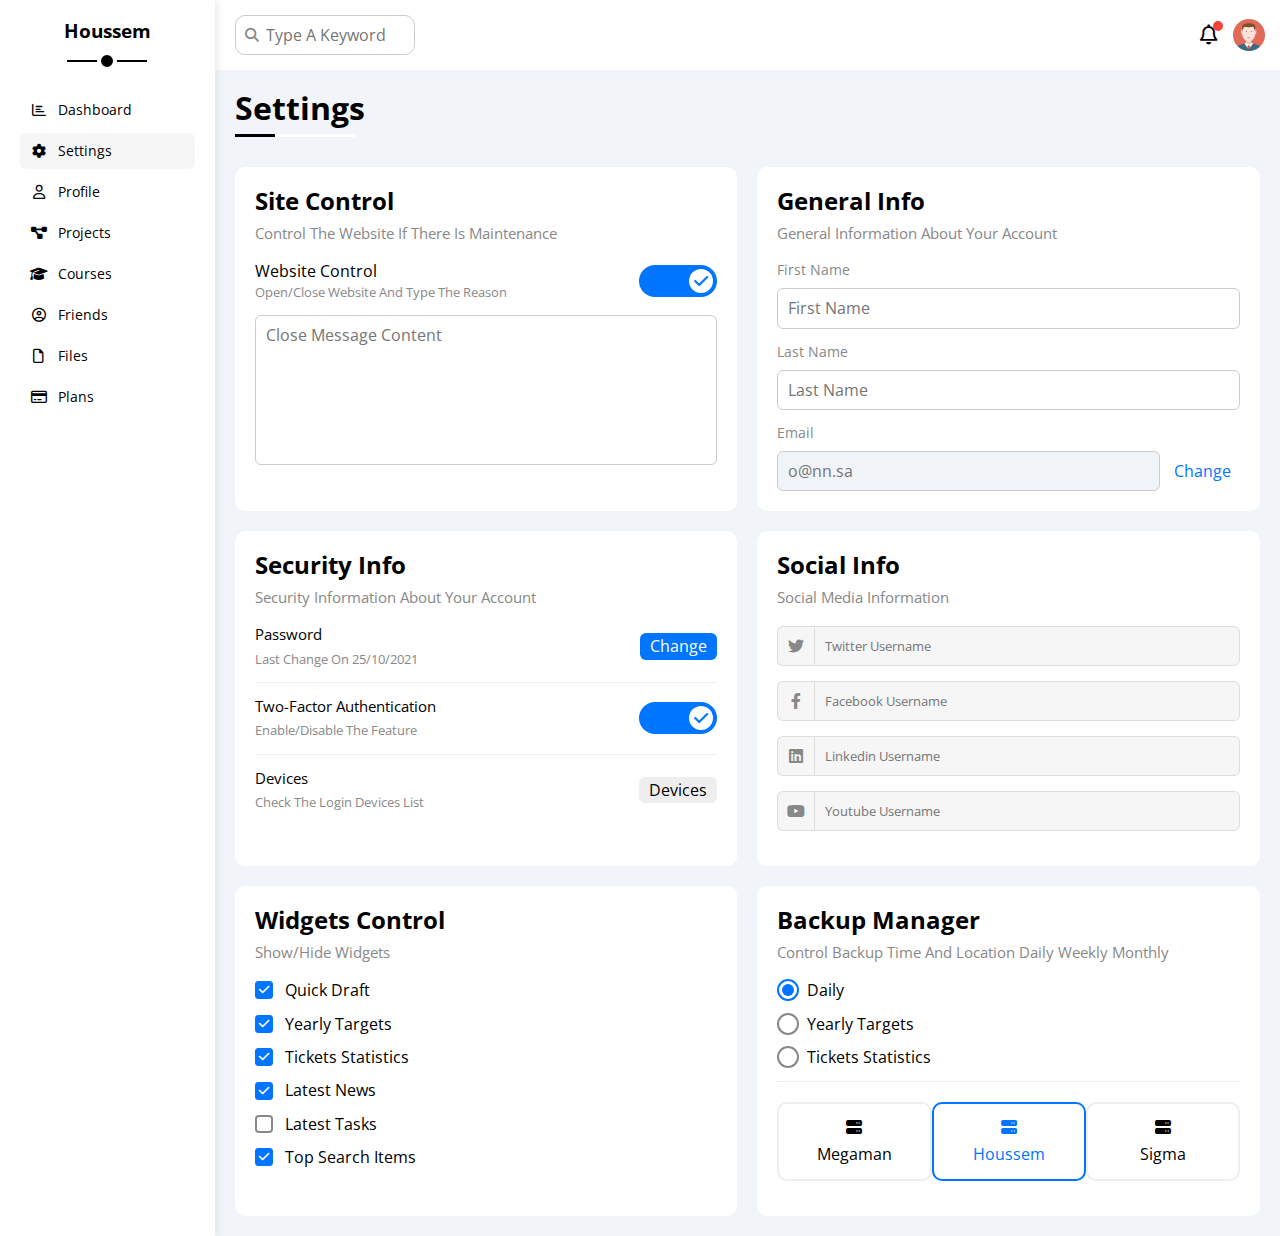
<file: settings.html>
<!DOCTYPE html>
<html lang="en">
  <head>
    <meta charset="UTF-8" />
    <meta name="viewport" content="width=device-width, initial-scale=1.0" />
    <title>Settings</title>
    <!-- Render All Elements Normally -->
    <link rel="stylesheet" href="css/normalize.css" />
    <!-- Font Awesome Library -->
    <link rel="stylesheet" href="css/all.min.css" />
    <!-- CSS Framework File -->
    <link rel="stylesheet" href="css/framework.css" />
    <!-- Main Template CSS File  -->
    <link rel="stylesheet" href="css/houssem.css" />
    <!-- Google Fonts -->
    <link rel="preconnect" href="https://fonts.googleapis.com" />
    <link rel="preconnect" href="https://fonts.gstatic.com" crossorigin />
    <link
      href="https://fonts.googleapis.com/css2?family=Open+Sans:wght@300;500&display=swap"
      rel="stylesheet"
    />
  </head>

  <body>
    <!-- Start page -->
    <div class="page d-flex">
      <!-- Start Sidebar -->
      <div class="sidebar bg-white p-20 p-relative">
        <h3 class="p-relative txt-c mt-0">Houssem</h3>
        <ul>
          <li>
            <a
              class="d-flex align-center fs-14 c-black rad-6 p-10 mb-5"
              href="index.html"
            >
              <i class="fa-regular fa-chart-bar fa-fw fa-fw"></i>
              <span class="fs-14 ml-10 hide-mobile">Dashboard</span>
            </a>
          </li>
          <li>
            <a
              class="active d-flex align-center fs-14 c-black rad-6 p-10 mb-5"
              href="settings.html"
            >
              <i class="fa-solid fa-gear fa-fw"></i>
              <span class="fs-14 ml-10 hide-mobile">Settings</span>
            </a>
          </li>
          <li>
            <a
              class="d-flex align-center fs-14 c-black rad-6 p-10 mb-5"
              href="profile.html"
            >
              <i class="fa-regular fa-user fa-fw"></i>
              <span class="fs-14 ml-10 hide-mobile">Profile</span>
            </a>
          </li>
          <li>
            <a
              class="d-flex align-center fs-14 c-black rad-6 p-10 mb-5"
              href="projects.html"
            >
              <i class="fa-solid fa-diagram-project fa-fw"></i>
              <span class="fs-14 ml-10 hide-mobile">Projects</span>
            </a>
          </li>
          <li>
            <a
              class="d-flex align-center fs-14 c-black rad-6 p-10 mb-5"
              href="courses.html"
            >
              <i class="fa-solid fa-graduation-cap fa-fw"></i>
              <span class="fs-14 ml-10 hide-mobile">Courses</span>
            </a>
          </li>
          <li>
            <a
              class="d-flex align-center fs-14 c-black rad-6 p-10 mb-5"
              href="friends.html"
            >
              <i class="fa-regular fa-circle-user fa-fw"></i>
              <span class="fs-14 ml-10 hide-mobile">Friends</span>
            </a>
          </li>
          <li>
            <a
              class="d-flex align-center fs-14 c-black rad-6 p-10 mb-5"
              href="files.html"
            >
              <i class="fa-regular fa-file fa-fw"></i>
              <span class="fs-14 ml-10 hide-mobile">Files</span>
            </a>
          </li>
          <li>
            <a
              class="d-flex align-center fs-14 c-black rad-6 p-10 mb-5"
              href="plans.html"
            >
              <i class="fa-regular fa-credit-card fa-fw"></i>
              <span class="fs-14 ml-10 hide-mobile">Plans</span>
            </a>
          </li>
        </ul>
      </div>
      <!-- End Sidebar -->
      <!-- Start Content -->
      <div class="content w-full flow-hidden">
        <!-- Start Head -->
        <div class="head bg-white p-15 d-flex between-flex">
          <div class="search p-relative">
            <input
              class="p-10 bord-1 rad-10"
              type="search"
              name="key"
              placeholder="Type A Keyword"
            />
          </div>
          <div class="icons d-flex align-center">
            <span class="notification p-relative">
              <i class="fa-regular fa-bell fa-lg"></i>
            </span>
            <img src="imgs/avatar.png" alt="" />
          </div>
        </div>
        <!-- End Head -->
        <h1 class="p-relative">Settings</h1>
        <div class="settings-page m-20 d-grid gap-20">
          <!-- Start Settings Box -->
          <div class="p-20 bg-white rad-10">
            <h2 class="mt-0 mb-10">Site Control</h2>
            <p class="mt-0 mb-20 c-grey fs-15">
              Control The Website If There Is Maintenance
            </p>
            <div class="mb-15 d-flex between-flex">
              <div class="">
                <span>Website Control</span>
                <p class="c-grey mt-5 mb-0 fs-13">
                  Open/Close Website And Type The Reason
                </p>
              </div>
              <div>
                <label>
                  <input class="toggle-checkbox" type="checkbox" checked />
                  <div class="toggle-switch"></div>
                </label>
              </div>
            </div>
            <textarea
              class="close-message p-10 rad-6 d-block w-full"
              placeholder="Close Message Content"
            ></textarea>
          </div>
          <!-- End Settings Box -->
          <!-- Start Settings Box -->
          <div class="p-20 bg-white rad-10">
            <h2 class="mt-0 mb-10">General Info</h2>
            <p class="mt-0 mb-20 c-grey fs-15">
              General Information About Your Account
            </p>
            <div class="mb-15">
              <label for="first" class="d-block c-grey mb-10 fs-14"
                >First Name</label
              >
              <input
                class="b-none bord-1 p-10 rad-6 d-block w-full"
                type="text"
                placeholder="First Name"
                id="first"
              />
            </div>
            <div class="mb-15">
              <label for="last" class="d-block c-grey mb-10 fs-14"
                >Last Name</label
              >
              <input
                class="b-none bord-1 p-10 rad-6 d-block w-full"
                type="text"
                placeholder="Last Name"
                id="last"
              />
            </div>
            <div>
              <label for="email" class="d-block c-grey mb-10 fs-14"
                >Email</label
              >
              <input
                class="email b-none bord-1 p-10 rad-6 d-block w-full mr-10"
                type="email"
                placeholder="o@nn.sa"
                disabled
                id="email"
              />
              <a href="#" class="c-blue">Change</a>
            </div>
          </div>
          <!-- End Settings Box -->
          <!-- Start Settings Box -->
          <div class="p-20 bg-white rad-10">
            <h2 class="mt-0 mb-10">Security Info</h2>
            <p class="mt-0 mb-20 c-grey fs-15">
              Security Information About Your Account
            </p>
            <div class="sec-box d-flex between-flex mb-15">
              <div>
                <span class="d-block mb-5 c-black fs-15">Password </span>
                <span class="c-grey fs-13 mt-5 mb-0"
                  >Last Change On 25/10/2021</span
                >
              </div>
              <a href="#" class="button bg-blue c-white btn-shape">Change</a>
            </div>
            <div class="sec-box d-flex between-flex mb-15">
              <div>
                <span class="d-block mb-5 c-black fs-15"
                  >Two-Factor Authentication
                </span>
                <span class="c-grey fs-13 mt-5 mb-0"
                  >Enable/Disable The Feature</span
                >
              </div>
              <div class="">
                <label>
                  <input class="toggle-checkbox" type="checkbox" checked />
                  <div class="toggle-switch"></div>
                </label>
              </div>
            </div>
            <div class="sec-box d-flex between-flex">
              <div>
                <span class="d-block mb-5 c-black fs-15">Devices</span>
                <span class="c-grey fs-13 mt-5 mb-0"
                  >Check The Login Devices List</span
                >
              </div>
              <a href="#" class="bg-eee c-black btn-shape">Devices</a>
            </div>
          </div>
          <!-- End Settings Box -->
          <!-- Start Settings Box -->
          <div class="social-boxes p-20 bg-white rad-10">
            <h2 class="mt-0 mb-10">Social Info</h2>
            <p class="mt-0 mb-20 c-grey fs-15">Social Media Information</p>
            <div class="d-flex align-center mb-15">
              <i class="fa-brands fa-twitter d-flex center-flex c-grey"></i>
              <input
                type="text"
                placeholder="Twitter Username"
                class="w-full fs-13"
              />
            </div>
            <div class="d-flex align-center mb-15">
              <i class="fa-brands fa-facebook-f d-flex center-flex c-grey"></i>
              <input
                class="w-full fs-13"
                type="text"
                placeholder="Facebook Username"
              />
            </div>
            <div class="d-flex align-center mb-15">
              <i class="fa-brands fa-linkedin d-flex center-flex c-grey"></i>
              <input
                type="text"
                placeholder="Linkedin Username"
                class="w-full fs-13"
              />
            </div>
            <div class="d-flex align-center mb-15">
              <i class="fa-brands fa-youtube d-flex center-flex c-grey"></i>
              <input
                type="text"
                placeholder="Youtube Username"
                class="w-full fs-13"
              />
            </div>
          </div>
          <!-- End Settings Box -->
          <!-- Start Settings Box -->
          <div class="widgets-control p-20 bg-white rad-10">
            <h2 class="mt-0 mb-10">Widgets Control</h2>
            <p class="mt-0 mb-20 c-grey fs-15">Show/Hide Widgets</p>
            <div class="control d-flex align-center mb-15">
              <input type="checkbox" id="one" checked />
              <label for="one">Quick Draft</label>
            </div>
            <div class="control d-flex align-center mb-15">
              <input type="checkbox" id="two" checked />
              <label for="two">Yearly Targets</label>
            </div>
            <div class="control d-flex align-center mb-15">
              <input type="checkbox" id="three" checked />
              <label for="three">Tickets Statistics</label>
            </div>
            <div class="control d-flex align-center mb-15">
              <input type="checkbox" id="four" checked />
              <label for="four">Latest News</label>
            </div>
            <div class="control d-flex align-center mb-15">
              <input type="checkbox" id="five" />
              <label for="five">Latest Tasks</label>
            </div>
            <div class="control d-flex align-center mb-15">
              <input type="checkbox" id="six" checked />
              <label for="six">Top Search Items</label>
            </div>
          </div>
          <!-- End Settings Box -->
          <!-- Start Settings Box -->
          <div class="backup-control p-20 bg-white rad-10">
            <h2 class="mt-0 mb-10">Backup Manager</h2>
            <p class="mt-0 mb-20 c-grey fs-15">
              Control Backup Time And Location Daily Weekly Monthly
            </p>
            <div class="date d-flex align-center mb-15">
              <input type="radio" name="time" id="day" checked />
              <label for="day">Daily</label>
            </div>
            <div class="date d-flex align-center mb-15">
              <input type="radio" name="time" id="year" />
              <label for="year">Yearly Targets</label>
            </div>
            <div class="date d-flex align-center mb-15">
              <input type="radio" name="time" id="ticket" />
              <label for="ticket">Tickets Statistics</label>
            </div>
            <div class="servers d-flex align-center txt-c">
              <input type="radio" name="servers" id="server-one" />
              <div class="server mb-15 rad-10 w-full">
                <label for="server-one" class="d-block m-15">
                  <i class="fa-solid fa-server d-block mb-10"></i>
                  Megaman
                </label>
              </div>
              <input type="radio" name="servers" id="server-two" checked />
              <div class="server mb-15 rad-10 w-full">
                <label for="server-two" class="d-block m-15">
                  <i class="fa-solid fa-server d-block mb-10"></i>
                  Houssem
                </label>
              </div>
              <input type="radio" name="servers" id="server-three" />
              <div class="server mb-15 rad-10 w-full">
                <label for="server-three" class="d-block m-15">
                  <i class="fa-solid fa-server d-block mb-10"></i>
                  Sigma
                </label>
              </div>
            </div>
          </div>
          <!-- End Settings Box -->
        </div>
      </div>
      <!-- End Content -->
    </div>
    <!-- End Page -->
  </body>
</html>
</file>
<file: css/framework.css>
/* Start Variable  */
:root {
  --blue-color: #0075ff;
  --blue-alt-color: #0d69d5;
  --orange-color: #f59e0b;
  --green-color: #22c55e;
  --red-color: #f44336;
  --grey-color: #888;
}

/* End Variable  */

/* Start Width */
.w-full {
  width: 100%;
}

.w-fit {
  width: fit-content;
}

.h-full {
  height: 100%;
}
.w-100 {
  width: 100px;
}
.h-100 {
  height: 100px;
}

/* End Width */
/*  Start overflow*/
.flow-hidden {
  overflow: hidden;
}

/*  End overflow*/
/* Start Box */
.d-flex {
  display: flex;
}

.f-wrap {
  flex-wrap: wrap;
}

.flex-1 {
  flex-grow: 1;
}

.align-center {
  align-items: center;
}

.d-grid {
  display: grid;
}

.gap-20 {
  gap: 20px;
}

@media (max-width: 767px) {
  .block-mobile {
    display: block;
  }
}

.d-block {
  display: block;
}

/* End Box */

/* Start padding + Margin */
.p-10 {
  padding: 10px;
}

.p-15 {
  padding: 15px;
}

.p-20 {
  padding: 20px;
}
.pt-10 {
  padding-top: 10px;
}
.pt-15 {
  padding-top: 15px;
}

.pl-15 {
  padding-left: 15px;
}

.pt-20 {
  padding-top: 20px;
}

.pb-10 {
  padding-bottom: 10px;
}

.pb-20 {
  padding-bottom: 20px;
}

.pb-15 {
  padding-bottom: 15px;
}

.m-0 {
  margin: 0;
}
.m-15 {
  margin: 15px;
}
.m-20 {
  margin: 20px;
}

.mt-0 {
  margin-top: 0px;
}
.mt-5 {
  margin-top: 5px;
}

.mt-10 {
  margin-top: 10px;
}

.mt-15 {
  margin-top: 15px;
}

.mt-20 {
  margin-top: 20px;
}

.mt-25 {
  margin-top: 25px;
}
.mb-0 {
  margin-bottom: 0px;
}
.mb-5 {
  margin-bottom: 5px;
}

.mb-10 {
  margin-bottom: 10px;
}
.mb-15 {
  margin-bottom: 15px;
}

.mb-20 {
  margin-bottom: 20px;
}

.mb-25 {
  margin-bottom: 25px;
}

.mt-5 {
  margin-top: 5px;
}

.mr-10 {
  margin-right: 10px;
}

.mr-15 {
  margin-right: 15px;
}

.ml-10 {
  margin-left: 10px;
}

/* End padding + Margin */

/* Start Color */
.bg-white {
  background-color: white;
}

.bg-eee {
  background-color: #eee;
}

.bg-blue {
  background-color: var(--blue-color);
}

.bg-orange {
  background-color: var(--orange-color);
}

.c-green {
  color: var(--green-color);
}

.bg-green {
  background-color: var(--green-color);
}

.bg-red {
  background-color: var(--red-color);
}

.c-black {
  color: black;
}

.c-grey {
  color: var(--grey-color);
}

.c-white {
  color: white;
}

.c-blue {
  color: var(--blue-color);
}

.c-orange {
  color: var(--orange-color);
}

.c-red {
  color: var(--red-color);
}

/* End Color */
/* Start Position */
.p-relative {
  position: relative;
}
.p-absolute {
  position: absolute;
}
/* End Position */
/* Start font  */
.txt-c {
  text-align: center;
}

.fs-13 {
  font-size: 13px;
}

.fs-14 {
  font-size: 14px;
}

.fs-15 {
  font-size: 15px;
}

.fs-25 {
  font-size: 25px;
}

@media (max-width: 767px) {
  .txt-c-mobile {
    text-align: center;
  }
}

.fw-bold {
  font-weight: bold;
}
.fw-normal {
  font-weight: normal;
}

/* End font  */
/* Start Border */
.rad-6 {
  border-radius: 6px;
}

.rad-10 {
  border-radius: 10px;
}

.b-none {
  border: none;
}
.bord-1 {
  border: 1px solid #ccc;
}

.rad-half {
  border-radius: 50%;
}

/* End Border */
/* Start Media Mobile */
@media (max-width: 767px) {
  .hide-mobile {
    display: none;
  }
}

/* End Media Mobile */
/* Start Components */
.between-flex {
  align-items: center;
  justify-content: space-between;
}

.btn-shape {
  padding: 4px 10px;
  border-radius: 6px;
}

.center-flex {
  align-items: center;
  justify-content: center;
}

/* End Components */
</file>
<file: css/houssem.css>
/* Start Variable  */
:root {
  --blue-color: #0075ff;
  --blue-alt-color: #0d69d5;
  --orange-color: #f59e0b;
  --green-color: #22c55e;
  --red-color: #f44336;
  --grey-color: #888;
}

/* End Variable  */

/* Start Global Rules */
* {
  -webkit-box-sizing: border-box;
  -moz-box-sizing: border-box;
  box-sizing: border-box;
}

html {
  scroll-behavior: smooth;
}

body {
  font-family: "Open Sans", sans-serif;
}

*:focus {
  outline: none;
}

ul {
  list-style: none;
  padding: 0;
}

::-webkit-scrollbar {
  width: 15px;
}

::-webkit-scrollbar-track {
  background-color: white;
}

::-webkit-scrollbar-thumb {
  background-color: var(--blue-color);
}

::-webkit-scrollbar-thumb:hover {
  background-color: var(--blue-alt-color);
}

a {
  text-decoration: none;
}

/* End Global Rules */

/* Start Page */
.page {
  background-color: #f1f5f9;
  min-height: 100vh;
}

/* End Page */
/* Start Sidebar */
.sidebar {
  width: 250px;
  box-shadow: 0 0 10px #ddd;
}

.sidebar > h3 {
  margin-bottom: 50px;
}

.sidebar > h3::before,
.sidebar > h3::after {
  position: absolute;
  content: "";
  background-color: black;
  left: 50%;
  transform: translateX(-50%);
}

.sidebar ul li a:hover,
.sidebar ul li a.active {
  background-color: #f6f6f6;
}

.sidebar ul li a {
  transition: 0.3s;
}

@media (max-width: 767px) {
  .sidebar {
    width: 62px;
    padding: 10px;
  }

  .sidebar > h3 {
    font-size: 10px;
    margin-bottom: 15px;
  }
}

@media (min-width: 768px) {
  .sidebar > h3::before {
    width: 80px;
    height: 2px;
    bottom: -20px;
  }

  .sidebar > h3::after {
    bottom: -29px;
    width: 12px;
    height: 12px;
    border-radius: 50%;
    border: 4px solid white;
  }
}

/* End Sidebar */
/* Start Content */
.content {
}

.content .head .search::before {
  font-family: var(--fa-style-family-classic);
  content: "\f002";
  font-weight: 900;
  position: absolute;
  left: 15px;
  top: 50%;
  transform: translateY(-50%);
  font-size: 14px;
  color: var(--grey-color);
}

.head .search input {
  margin-left: 5px;
  padding-left: 30px;
  width: 180px;
  transition: width 0.3s;
}

.head .search input:focus {
  width: 200px;
}

.head .search input:focus::placeholder {
  opacity: 0;
}

.head .icons .notification::before {
  content: "";
  position: absolute;
  width: 10px;
  height: 10px;
  background-color: var(--red-color);
  border-radius: 50%;
  right: -5px;
  top: -5px;
}

.head .icons img {
  width: 32px;
  height: 32px;
  margin-left: 15px;
}

h1 {
  margin: 20px 20px 40px;
}

h1::before,
h1::after {
  position: absolute;
  content: "";
  height: 3px;
  bottom: -10px;
  left: 0;
}

h1::before {
  width: 120px;
  background-color: white;
}

h1::after {
  width: 40px;
  background-color: black;
}

.wrapper {
  grid-template-columns: repeat(auto-fill, minmax(450px, 1fr));
  margin: 0 20px 20px 20px;
}

@media (max-width: 767px) {
  .wrapper {
    grid-template-columns: minmax(200px, 1fr);
    margin-left: 10px;
    margin-right: 10px;
    gap: 10px;
  }
}

/* End Content  */
/* Start Welcome Widget */
.welcome .intro img {
  width: 200px;
  margin-bottom: -10px;
}

.welcome .intro p {
  margin: 5px 0;
}

.welcome .body {
  border-top: 1px solid #eee;
  border-bottom: 1px solid #eee;
}

.welcome .avatar {
  width: 64px;
  height: 64px;
  border: 2px solid white;
  border-radius: 50%;
  padding: 2px;
  box-shadow: 0 0 5px #ddd;
  margin-left: 20px;
  margin-top: -32px;
}

.welcome .body > div {
  flex: 1;
}

.welcome .visit {
  margin: 15px 15px 15px auto;
  transition: 0.3s;
}

.welcome .visit:hover {
  background-color: var(--blue-alt-color);
}

@media (max-width: 767px) {
  .welcome .intro {
    padding-bottom: 30px;
  }

  .welcome .avatar {
    margin-right: 0;
  }

  .welcome .body > div:not(:last-child) {
    margin-bottom: 20px;
  }
}

/* Start Quick Draft Widget */
.quick-draft textarea {
  resize: none;
  min-height: 180px;
}

.quick-draft .save {
  margin-left: auto;
  cursor: pointer;
  transition: 0.3s;
}

.quick-draft .save:hover {
  background-color: var(--blue-alt-color);
}

/* End  Quick Draft Widget */
/* Start Targets */
.targets .target-row .icon {
  width: 80px;
  height: 80px;
  margin-right: 15px;
}

.targets .target-row .details {
  flex: 1;
}

.targets .details .progress {
  height: 4px;
}

.targets .details .progress > span {
  position: absolute;
  left: 0;
  top: 0;
  height: 100%;
}

.targets .details .progress > span span {
  position: absolute;
  bottom: 16px;
  right: -16px;
  color: white;
  padding: 2px 5px;
  border-radius: 6px;
  font-size: 13px;
}

.targets .details .progress > span span::after {
  content: "";
  border-color: transparent;
  border-width: 5px;
  border-style: solid;
  position: absolute;
  bottom: -10px;
  left: 50%;
  transform: translateX(-50%);
}

.targets .details .progress > .blue span::after {
  border-top-color: var(--blue-color);
}

.targets .details .progress > .orange span::after {
  border-top-color: var(--orange-color);
}

.targets .details .progress > .green span::after {
  border-top-color: var(--green-color);
}

.blue .icon,
.blue .progress {
  background-color: rgb(0 117 255 / 20%);
}

.orange .icon,
.orange .progress {
  background-color: rgb(245 158 11 / 20%);
}

.green .icon,
.green .progress {
  background-color: rgb(34 197 94 / 20%);
}

/* End Targets */

/* Start Tickets */
.tickets .box {
  width: calc(50% - 10px);
}

@media (max-width: 767px) {
  .tickets .box {
    width: 100%;
  }
}

/* End Tickets */

/* Start Latest News */
.latest-news .news-row:not(:last-of-type) {
  margin-bottom: 20px;
  padding-bottom: 20px;
  border-bottom: 1px solid #eee;
}

.latest-news .news-row img {
  width: 100px;
  margin-right: 15px;
}

.latest-news .news-row .info {
  flex-grow: 1;
}

.latest-news .news-row .info h3 {
  margin: 0 0 6px;
  font-size: 16px;
}

@media (max-width: 767px) {
  .latest-news .news-row {
    flex-direction: column;
  }

  .latest-news .news-row img {
    margin: 0 0 10px;
  }

  .latest-news .news-row p {
    margin-bottom: 10px;
  }
}

/* End Latest News */
/* Start Tasks */
.tasks .task-row:not(:last-of-type) {
  margin-bottom: 15px;
  padding-bottom: 15px;
  border-bottom: 1px solid #eee;
}

.tasks .info {
  flex-grow: 1;
}

.tasks .done {
  opacity: 0.3;
}

.tasks .done h3,
.tasks .done p {
  text-decoration: line-through;
}

.tasks .delete {
  cursor: pointer;
  transition: 0.3s;
}

.tasks .delete:hover {
  color: var(--red-color);
}

/* End Tasks */
/* Start Latest Upload */
.latest-uploads ul li:not(:last-child) {
  border-bottom: 1px solid #eee;
}

.latest-uploads ul li img {
  width: 40px;
  height: 40px;
}

/* End Latest Upload */
/* Start Last Project */
.last-project ul::before {
  content: "";
  position: absolute;
  left: 11px;
  width: 2px;
  height: 98%;
  background-color: var(--blue-color);
}

.last-project ul li::before {
  content: "";
  width: 20px;
  height: 20px;
  border-radius: 50%;
  display: block;
  background-color: white;
  border: 2px solid white;
  outline: 2px solid var(--blue-color);
  margin-right: 15px;
  z-index: 1;
}

.last-project li.done::before {
  content: "";
  background-color: var(--blue-color);
}

.last-project li.current::before {
  content: "";
  animation: change-color 0.8s infinite alternate;
}

.last-project .lunch-icon {
  position: absolute;
  width: 160px;
  right: 0;
  bottom: 0;
  opacity: 0.1;
}

/* End Last Project */

/* Start Reminders */
.reminders ul li .key {
  width: 15px;
  height: 15px;
}

.reminders ul li .blue {
  border-left: 2px solid var(--blue-color);
}

.reminders ul li .green {
  border-left: 2px solid var(--green-color);
}

.reminders ul li .orange {
  border-left: 2px solid var(--orange-color);
}

.reminders ul li .red {
  border-left: 2px solid var(--red-color);
}

/* End Reminders */

/* Start Latest Post */
.latest-post .avatar {
  width: 48px;
  height: 48px;
}

.latest-post .post-content {
  text-transform: capitalize;
  line-height: 1.8;
  border-top: 1px solid #eee;
  border-bottom: 1px solid #eee;
  min-height: 140px;
}

/* End Latest Post */

/* Start Social Media */
.social-media .box {
  padding-left: 70px;
}

.social-media .box i {
  position: absolute;
  left: 0;
  top: 0;
  width: 52px;
  transition: 0.3s;
}

.social-media .box i:hover {
  transform: rotate(5deg);
}

.social-media .twitter {
  background-color: rgb(29 161 242 / 20%);
  color: #1da1f2;
}

.social-media .twitter i,
.social-media .twitter a {
  background-color: #1da1f2;
}

.social-media .facebook {
  background-color: rgb(24 119 242 / 20%);
  color: #1877f2;
}

.social-media .facebook i,
.social-media .facebook a {
  background-color: #1877f2;
}

.social-media .youtube {
  background-color: rgb(255 0 0 / 20%);
  color: #ff0000;
}

.social-media .youtube i,
.social-media .youtube a {
  background-color: #ff0000;
}

.social-media .linkedin {
  background-color: rgb(0 119 181 / 20%);
  color: #0077b5;
}

.social-media .linkedin i,
.social-media .linkedin a {
  background-color: #0077b5;
}

/* End Social Media */
/* Start Project Table */
.projects .responsive-table {
  overflow-x: auto;
}

.projects table {
  min-width: 1000px;
  border-spacing: 0;
}

.projects thead th {
  background-color: #eee;
  padding: 15px;
  text-align: left;
}

.projects table td {
  padding: 15px;
}

.projects tbody td {
  border-bottom: 1px solid#eee;
  border-left: 1px solid #eee;
  transition: 0.3ms;
}

.projects tbody tr td:last-child {
  border-right: 1px solid #eee;
}

.projects tbody tr:hover td {
  background-color: #fafaf7;
}

.projects table img {
  width: 32px;
  height: 32px;
  border-radius: 50%;
  padding: 2px;
  background-color: white;
}

.projects table img:not(:first-child) {
  margin-left: -20px;
}

.projects table .label {
  font-size: 13px;
}

/* End Project Table */

/* Start Settings */
.settings-page {
  grid-template-columns: repeat(auto-fill, minmax(500px, 1fr));
}
@media (max-width: 767px) {
  .settings-page {
    grid-template-columns: minmax(100px, 1fr);
    margin-left: 10px;
    margin-right: 10px;
    gap: 10px;
  }
}
.settings-page .close-message {
  border: 1px solid #ccc;
  resize: none;
  min-height: 150px;
}
.settings-page .email {
  display: inline-flex;
  width: calc(100% - 80px);
}
.settings-page .sec-box {
  padding-bottom: 15px;
}
.settings-page .sec-box:not(:last-of-type) {
  border-bottom: 1px solid #eee;
}
.settings-page .sec-box .button {
  transition: 0.3s;
}
.settings-page .sec-box .button:hover {
  background-color: var(--blue-alt-color);
}

.settings-page .social-boxes i {
  width: 40px;
  height: 40px;
  background-color: #f6f6f6;
  border: 1px solid #ddd;
  border-right: none;
  border-radius: 6px 0 0 6px;
  transition: 0.3s;
}
.settings-page .social-boxes input {
  height: 40px;
  background-color: #f6f6f6;
  border: 1px solid #ddd;
  padding-left: 10px;
  border-radius: 0 6px 6px 0;
}
.settings-page .social-boxes > div:focus-within i {
  color: black;
}
.widgets-control .control input[type="checkbox"] {
  -webkit-appearance: none;
  appearance: none;
  display: none;
}

.widgets-control .control label {
  position: relative;
  padding-left: 30px;
  cursor: pointer;
}
.widgets-control .control label::before,
.widgets-control .control label::after {
  position: absolute;
  left: 0;
  top: 50%;
  margin-top: -9px;
  border-radius: 4px;
}
.widgets-control .control label::before {
  content: "";
  width: 14px;
  height: 14px;
  border: 2px solid var(--grey-color);
}
.widgets-control .control label:hover:before {
  border-color: var(--blue-alt-color);
}
.widgets-control .control label::after {
  font-family: var(--fa-style-family-classic);
  content: "\f00c";
  font-weight: 900;
  background-color: var(--blue-color);
  color: white;
  font-size: 12px;
  width: 18px;
  height: 18px;
  display: flex;
  justify-content: center;
  align-items: center;
  transform: scale(0) rotate(360deg);
  transition: 0.3s;
}
.widgets-control .control input[type="checkbox"]:checked + label::after {
  transform: scale(1);
}
.backup-control input[type="radio"] {
  -webkit-appearance: none;
  appearance: none;
  display: none;
}
.backup-control .date label {
  position: relative;
  padding-left: 30px;
  cursor: pointer;
}
.backup-control .date label::before,
.backup-control .date label::after {
  position: absolute;
  content: "";
  border-radius: 50%;
}
.backup-control .date label::before {
  top: 50%;
  left: 0;
  margin-top: -11px;
  width: 18px;
  height: 18px;
  border: 2px solid var(--grey-color);
}

.backup-control .date label::after {
  top: 50%;
  left: 5px;
  width: 12px;
  height: 12px;
  background-color: var(--blue-color);
  transform: translateY(-50%) scale(0);
  transition: 0.3s;
}

.backup-control .date input[type="radio"]:checked + label::before {
  border-color: var(--blue-color);
}
.backup-control .date input[type="radio"]:checked + label::after {
  transform: translateY(-50%) scale(1);
}
.toggle-checkbox {
  -webkit-appearance: none;
  appearance: none;
  display: none;
}
.backup-control .servers {
  border-top: 1px solid #eee;
  padding-top: 20px;
}
@media (max-width: 767px) {
  .backup-control .servers {
    flex-wrap: wrap;
  }
}
.backup-control .servers .server {
  position: relative;
  border: 2px solid #eee;
}
.backup-control .servers label {
  cursor: pointer;
}
.backup-control .servers input[type="radio"]:checked + .server {
  border-color: var(--blue-color);
  color: var(--blue-color);
}

.toggle-switch {
  background-color: #ccc;
  width: 78px;
  height: 32px;
  border-radius: 16px;
  position: relative;
  transition: 0.3s;
  cursor: pointer;
}
.toggle-switch::before {
  font-family: var(--fa-style-family-classic);
  content: "\f00d";
  font-weight: 900;
  background-color: white;
  width: 24px;
  height: 24px;
  border-radius: 50%;
  position: absolute;
  top: 4px;
  left: 4px;
  display: flex;
  justify-content: center;
  align-items: center;
  color: #aaa;
  transition: 0.3s;
}

.toggle-checkbox:checked + .toggle-switch {
  background-color: var(--blue-color);
}
.toggle-checkbox:checked + .toggle-switch::before {
  content: "\f00c";
  left: 50px;
  color: var(--blue-color);
}

.settings-page :disabled {
  cursor: no-drop;
  background-color: #f0f4f8;
  color: #bbb;
}
/* End Settings */
/* Start Profile */
@media (max-width: 767px) {
  .profile-page .overview {
    flex-direction: column;
  }
}
.profile-page .avatar-box {
  width: 300px;
}
@media (min-width: 767px) {
  .profile-page .avatar-box {
    border-right: 1px solid #eee;
  }
}
.profile-page .avatar-box > img {
  width: 120px;
  height: 120px;
}
.profile-page .avatar-box .level {
  height: 6px;
  overflow: hidden;
  margin: auto;
  width: 70%;
}
.profile-page .avatar-box .level span {
  position: absolute;
  left: 0;
  top: 0;
  height: 100%;
  background-color: var(--blue-color);
  border-radius: 6px;
}
.profile-page .info-box .box {
  flex-wrap: wrap;
  border-bottom: 1px solid #eee;
  transition: 0.3s;
}
.profile-page .info-box .box:hover {
  background-color: #f9f9f9;
}
.profile-page .info-box .box > div {
  min-width: 250px;
  padding: 10px 0 0;
}
.profile-page .toggle-switch {
  height: 20px;
}
@media (max-width: 767px) {
  .profile-page .toggle-switch {
    margin: auto;
  }
}
.profile-page .toggle-switch::before {
  width: 12px;
  height: 12px;
  font-size: 8px;
}

.profile-page .toggle-checkbox:checked + .toggle-switch::before {
  left: 62px;
}
@media (max-width: 767px) {
  .profile-page .other-data {
    flex-direction: column;
  }
}
.profile-page .skills-card ul li {
  padding: 15px 0;
}
.profile-page .skills-card ul li:not(:last-child) {
  border-bottom: 1px solid #eee;
}
.profile-page .skills-card ul li span {
  display: inline-flex;
  padding: 4px 10px;
  background-color: #eee;
  border-radius: 6px;
  font-size: 14px;
}
.profile-page .skills-card ul li span:not(:last-child) {
  margin-right: 5px;
}

.profile-page .activities {
  flex-grow: 2;
}
.profile-page .activities .activity:not(:last-of-type) {
  border-bottom: 1px solid #eee;
  padding-bottom: 20px;
  margin-bottom: 20px;
}
.profile-page .activities .activity img {
  width: 64px;
  height: 64px;
}
@media (min-width: 768px) {
  .profile-page .activities .activity img {
    margin-right: 10px;
  }
}
@media (min-width: 768px) {
  .profile-page .activities .date {
    margin-left: auto;
    text-align: right;
  }
}
@media (max-width: 767px) {
  .profile-page .activities .activity {
    flex-direction: column;
  }
  .profile-page .activities .activity img {
    margin-bottom: 15px;
  }
  .profile-page .activities .activity .date {
    margin-top: 15px;
  }
}
/* End Profile */
/* Start Projects */
.projects-page {
  grid-template-columns: repeat(auto-fill, minmax(500px, 1fr));
}
@media (max-width: 767px) {
  .projects-page {
    grid-template-columns: minmax(200px, 1fr);
    margin-left: 10px;
    margin-right: 10px;
    gap: 10px;
  }
}
.projects-page .project .date {
  position: absolute;
  right: 10px;
  top: 10px;
}
.projects-page .project .team {
  position: relative;
  min-height: 80px;
}
.projects-page .project .team a {
  position: absolute;
  left: 0;
  bottom: 0;
}
.projects-page .project .team a:nth-child(2) {
  left: 25px;
}
.projects-page .project .team a:nth-child(3) {
  left: 50px;
}
.projects-page .project .team a:nth-child(4) {
  left: 75px;
}
.projects-page .project .team a:nth-child(5) {
  left: 100px;
}
.projects-page .project .team a:hover {
  z-index: 1000;
}
.projects-page .project .team a img {
  width: 40px;
  height: 40px;
  border-radius: 50%;
  border: 2px solid white;
}
.projects-page .project .do {
  justify-content: flex-end;
  border-top: 1px solid #eee;
  padding-top: 15px;
  margin-top: 15px;
}
@media (max-width: 767px) {
  .projects-page .project .do {
    flex-direction: column;
  }
}
.projects-page .project .do span {
  margin-left: 5px;
  width: fit-content;
}
@media (max-width: 767px) {
  .projects-page .project .do span:not(:last-child) {
    margin-bottom: 15px;
  }
}
.projects-page .project .info {
  border-top: 1px solid #eee;
  margin-top: 15px;
  padding-top: 15px;
}

.projects-page .project .prog {
  height: 8px;
  width: 260px;
  position: relative;
  border-radius: 6px;
}
@media (max-width: 767px) {
  .projects-page .project .info {
    flex-direction: column;
  }
  .projects-page .project .prog {
    margin-bottom: 15px;
  }
}
.projects-page .project .prog span {
  position: absolute;
  left: 0;
  top: 0;
  height: 100%;
  border-radius: 6px;
}
/* End Projects */

/* Start Courses */
.courses-page {
  grid-template-columns: repeat(auto-fill, minmax(300px, 1fr));
}
@media (max-width: 767px) {
  .projects-page {
    grid-template-columns: minmax(200px, 1fr);
    margin-left: 10px;
    margin-right: 10px;
    gap: 10px;
  }
}
.courses-page .course {
  overflow: hidden;
}
.courses-page .course .cover {
  width: 100%;
  /* max-width:100% */
}
.courses-page .course .instructor {
  position: absolute;
  width: 64px;
  height: 64px;
  border-radius: 50%;
  top: 20px;
  left: 20px;
  border: 2px solid white;
}
.courses-page .course .description {
  line-height: 1.6;
}
.courses-page .course .info {
  border-top: 1px solid #eee;
}
.courses-page .course .info .title {
  position: absolute;
  left: 50%;
  transform: translateX(-50%);
  position: absolute;
  left: 50%;
  transform: translateX(-50%);
  top: -11px;
  height: 23px;
}

/* End Courses */
/* Start Friends Page */

.friends-page {
  grid-template-columns: repeat(auto-fill, minmax(300px, 1fr));
}
@media (max-width: 767px) {
  .friends-page {
    grid-template-columns: minmax(200px, 1fr);
    margin-left: 10px;
    margin-right: 10px;
    gap: 10px;
  }
}
.friends-page .contact {
  position: absolute;
  left: 10px;
  top: 10px;
}

.friends-page .contact i {
  background-color: #eee;
  padding: 10px;
  border-radius: 50%;
  color: #666;
  font-size: 13px;
  cursor: pointer;
  transition: 0.3s;
}
.friends-page .contact i:hover {
  background-color: var(--blue-color);
  color: white;
}
.friends-page .friend .icons {
  border-top: 1px solid #eee;
  border-bottom: 1px solid #eee;
  margin-top: 10px;
  margin-bottom: 15px;
  padding-top: 15px;
  padding-bottom: 15px;
}
.friends-page .friend .icons i {
  margin-right: 5px;
}
.friends-page .friend .icons .vip {
  position: absolute;
  right: 0;
  top: 50%;
  transform: translateY(-50%);
  font-size: 40px;
  opacity: 0.2;
}
/* End Friends Page */

/* Start Files Page */
.files-page {
  flex-direction: row-reverse;
  align-items: flex-start;
}
@media (max-width: 767px) {
  .files-page {
    flex-direction: column;
    align-items: normal;
  }
}
.files-page .files-stats {
  min-width: 260px;
}
.files-page .files-stats .icon {
  width: 40px;
  height: 40px;
  margin-right: 10px;
}
.files-page .files-stats .size {
  margin-left: auto;
}
.files-page .files-stats .blue {
  background-color: rgb(0 117 255 / 20%);
}
.files-page .files-stats .green {
  background-color: rgb(34 197 94 / 20%);
}
.files-page .files-stats .red {
  background-color: rgb(244 67 54 / 20%);
}
.files-page .files-stats .orange {
  background-color: rgb(245 158 11 / 20%);
}
.files-page .files-stats .upload {
  margin: 15px auto 0;
  padding: 10px 15px;
  transition: 0.3s;
}
.files-page .files-stats .upload:hover {
  background-color: var(--blue-alt-color);
}
.files-page .files-stats .upload:hover i {
  animation: go-up 0.8s infinite;
}
.files-page .files-content {
  flex: 1;
  grid-template-columns: repeat(auto-fill, minmax(200px, 1fr));
}
.files-page .files-content img {
  width: 64px;
  height: 64px;
  transition: 0.3s;
}

.files-page .files-content .file:hover img {
  transform: rotate(5deg);
}
.files-page .files-content .info {
  border-top: 1px solid #eee;
}
/* End Files Page */

/* Start Plans Page */
.plans-page {
  grid-template-columns: repeat(auto-fill, minmax(450px, 1fr));
}
@media (max-width: 767px) {
  .plans-page {
    grid-template-columns: minmax(20px, 1fr);
    margin-left: 10px;
    margin-right: 10px;
    gap: 10px;
  }
}
.plans-page .plan .top {
  border: 3px solid white;
  outline: 3px solid transparent;
}
.plans-page .plan.green .top {
  outline-color: var(--green-color);
}
.plans-page .plan.blue .top {
  outline-color: var(--blue-color);
}
.plans-page .plan.orange .top {
  outline-color: var(--orange-color);
}
.plans-page .plan .price {
  position: relative;
  font-size: 40px;
  width: fit-content;
  margin: auto;
}
.plans-page .plan .price span {
  position: absolute;
  left: -20px;
  top: 0;
  font-size: 25px;
}
.plans-page .plan ul li {
  padding: 15px 0;
  display: flex;
  align-items: end;
  font-size: 15px;
  border-bottom: 1px solid #eee;
}
.plans-page .plan ul li .yes {
  color: var(--green-color);
}
.plans-page .plan ul li i:not(.yes, .help) {
  color: var(--red-color);
}
.plans-page .plan ul li i:first-child {
  font-size: 18px;
  margin-right: 5px;
}
.plans-page .plan ul li .help {
  color: var(--grey-color);
  margin-left: auto;
  cursor: pointer;
}
/* End Plans Page */
/* Start Animation */
@keyframes change-color {
  from {
    background-color: var(--blue-color);
  }

  to {
    background-color: white;
  }
}
@keyframes go-up {
  0% {
    transform: translateY(0);
  }
  50% {
    transform: translateY(-5px);
  }
  100% {
    transform: translateY(0);
  }
}
/* End Animation */
</file>
